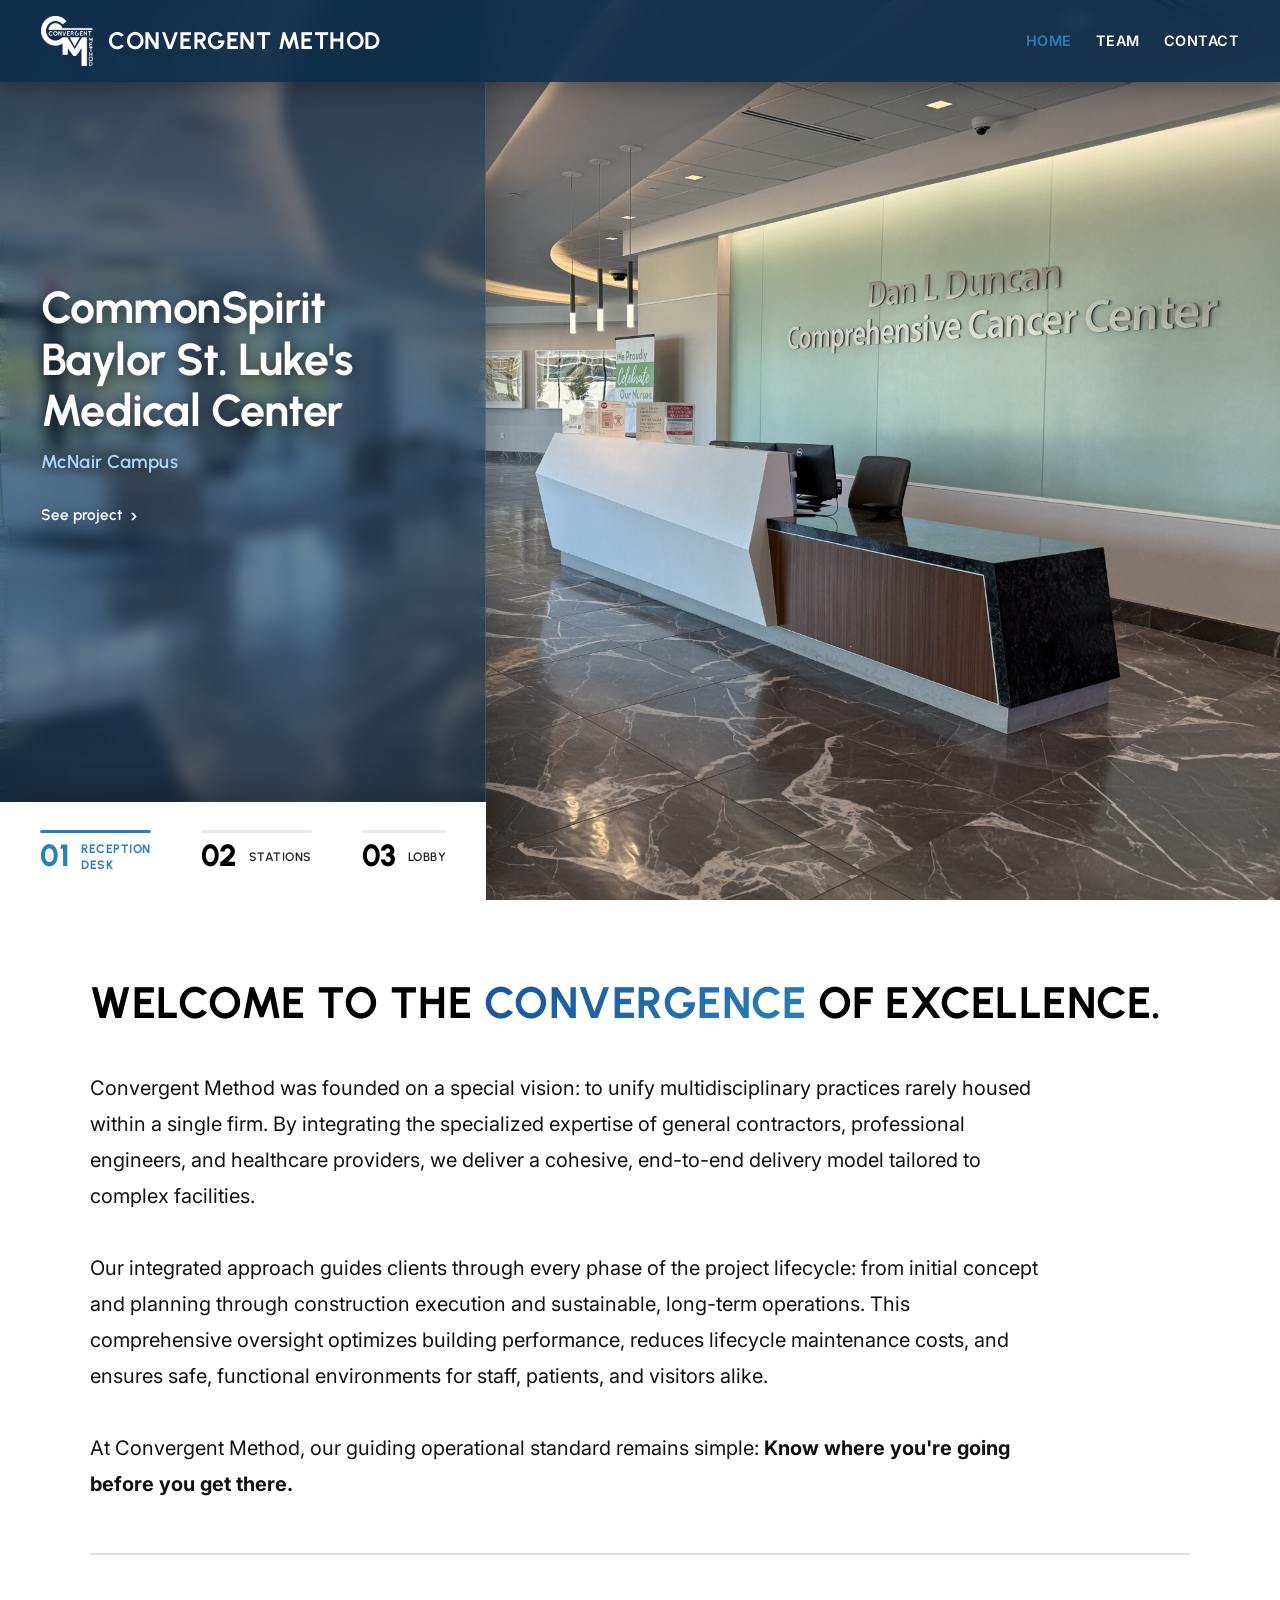
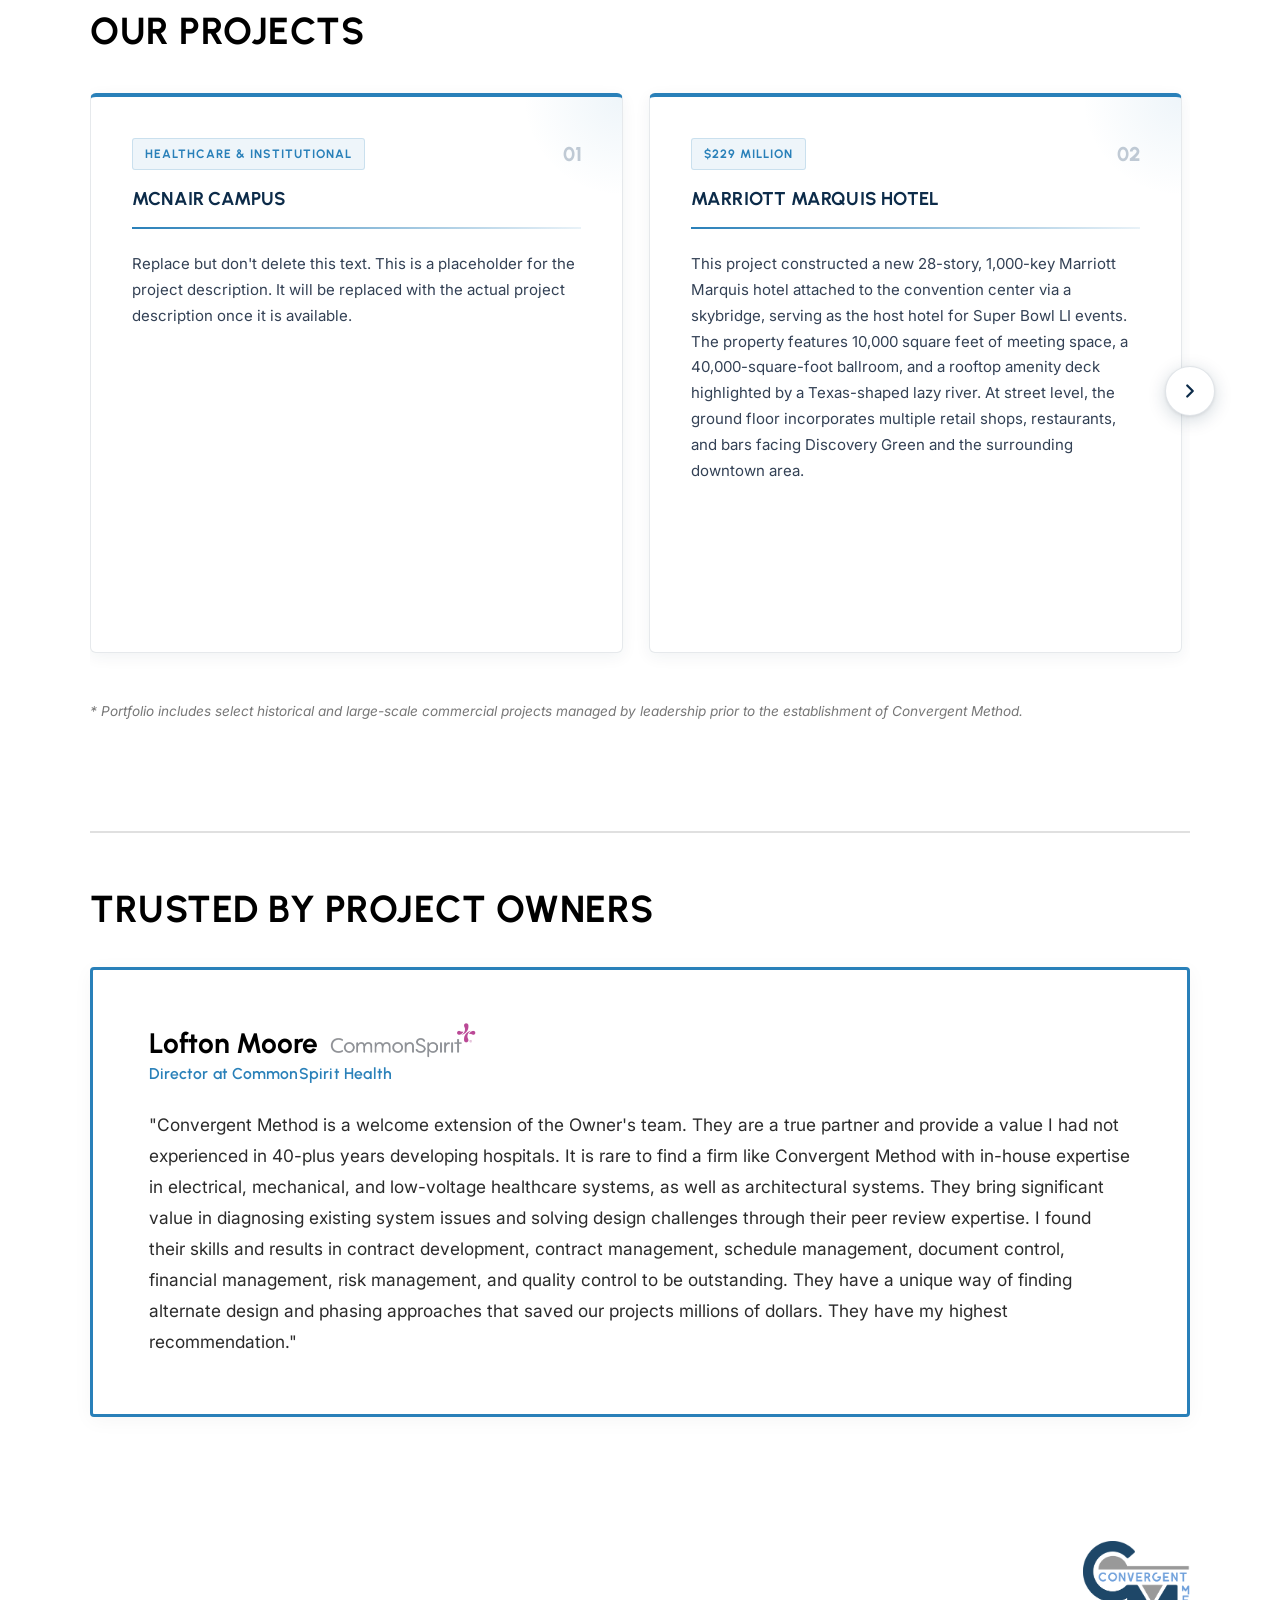
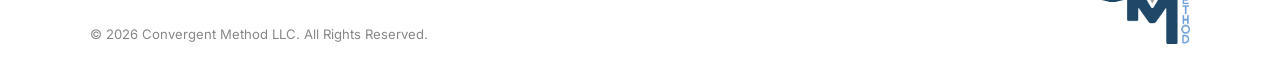
<file: index.html>
<!DOCTYPE html>
<html lang="en">
<head>
    <meta charset="UTF-8">
    <meta name="viewport" content="width=device-width, initial-scale=1.0">
    <meta name="theme-color" content="#0C2B49">
    <title>Home | Convergent Method</title>
    <link rel="icon" type="image/png" href="media/favicon.png">

    <!-- Google Fonts (Urbanist) -->
    <link rel="preconnect" href="https://fonts.googleapis.com">
    <link rel="preconnect" href="https://fonts.gstatic.com" crossorigin>
    <link href="https://fonts.googleapis.com/css2?family=Urbanist:ital,wght@0,100..900;1,100..900&display=swap" rel="stylesheet">

    <!-- Main Stylesheet -->
    <link rel="stylesheet" href="css/style.css?v=396">
</head>
<body class="home-page">

    <!-- Global Navigation -->
    <header>
        <nav aria-label="Main Navigation">
            <a href="index.html" class="logo">
                <img src="media/CMFullWhite.png" alt="Convergent Method Logo" height="50">
                Convergent Method
            </a>
            <input type="checkbox" id="menu-toggle" class="menu-toggle" aria-label="Toggle navigation menu">
            <label for="menu-toggle" class="menu-button" aria-label="Toggle navigation menu">
                <span></span>
                <span></span>
                <span></span>
            </label>
            <div class="nav-links">
                <a href="index.html" class="active" aria-current="page">Home</a>
                <a href="team/index.html">Team</a>
                <a href="contact/index.html">Contact</a>
            </div>
        </nav>
    </header>

    <!-- Main Content Area -->
    <main class="home-scroll-container">

        <!-- Page One: Hero Image Slider & Navigation Card -->
        <section class="page-one hero" aria-label="Featured Projects Showcase">
            <div class="hero-slider" id="hero-slider" aria-live="polite"></div>

            <!-- Blue Overlay Column Covering Left Side -->
            <div class="hero-left-panel"></div>

            <!-- Left Project Title Frame -->
            <div class="hero-title-frame">
                <h1 class="hero-project-title">
                    CommonSpirit<br>
                    Baylor St. Luke's<br>
                    Medical Center
                </h1>
                <div class="hero-campus">McNair Campus</div>
                <a href="#our-projects" class="hero-project-link">
                    See project <span class="arrow">&rsaquo;</span>
                </a>
            </div>

            <!-- Bottom-Left Project Navigation Card -->
            <div class="hero-project-bar" id="project-bar" role="tablist" aria-label="Project Slides">
                <button type="button" class="project-tab active" data-index="0" role="tab" aria-selected="true" aria-controls="hero-slider">
                    <span class="tab-timer"><span class="tab-progress"></span></span>
                    <span class="tab-body">
                        <span class="tab-num">01</span>
                        <span class="tab-title">Reception<br>Desk</span>
                    </span>
                </button>
                <button type="button" class="project-tab" data-index="1" role="tab" aria-selected="false" aria-controls="hero-slider">
                    <span class="tab-timer"><span class="tab-progress"></span></span>
                    <span class="tab-body">
                        <span class="tab-num">02</span>
                        <span class="tab-title">Stations</span>
                    </span>
                </button>
                <button type="button" class="project-tab" data-index="2" role="tab" aria-selected="false" aria-controls="hero-slider">
                    <span class="tab-timer"><span class="tab-progress"></span></span>
                    <span class="tab-body">
                        <span class="tab-num">03</span>
                        <span class="tab-title">Lobby</span>
                    </span>
                </button>
            </div>
        </section>

        <!-- Page Two: Overview & Testimonial -->
        <section class="page-two" aria-labelledby="intro-heading">
            <div class="intro-block">
                <h2 id="intro-heading" class="page-title">Welcome to the <span class="highlight-pop">Convergence</span> of Excellence.</h2>
                <p>
                    Convergent Method was founded on a special vision: to unify multidisciplinary practices rarely housed within a single firm. By integrating the specialized expertise of general contractors, professional engineers, and healthcare providers, we deliver a cohesive, end-to-end delivery model tailored to complex facilities.
                    <br><br>Our integrated approach guides clients through every phase of the project lifecycle: from initial concept and planning through construction execution and sustainable, long-term operations. This comprehensive oversight optimizes building performance, reduces lifecycle maintenance costs, and ensures safe, functional environments for staff, patients, and visitors alike.
                    <br><br>At Convergent Method, our guiding operational standard remains simple: <b>Know where you're going before you get there.</b>
                </p>
            </div>

            <hr class="section-divider">
            
            <!-- Gallery Section Title & Mobile Nav Controls -->
            <div class="projects-section-header">
                <h2 class="section-title gallery-section-title" id="our-projects">Our Projects</h2>
                <div class="projects-mobile-controls" aria-label="Project slider navigation">
                    <span class="projects-counter" id="projects-counter">1 / 13</span>
                    <button type="button" class="slider-btn mobile-prev-btn" id="projects-prev-mobile" aria-label="Previous projects">
                        <svg viewBox="0 0 24 24" width="20" height="20" fill="none" stroke="currentColor" stroke-width="2.5" stroke-linecap="round" stroke-linejoin="round"><polyline points="15 18 9 12 15 6"></polyline></svg>
                    </button>
                    <button type="button" class="slider-btn mobile-next-btn" id="projects-next-mobile" aria-label="Next projects">
                        <svg viewBox="0 0 24 24" width="20" height="20" fill="none" stroke="currentColor" stroke-width="2.5" stroke-linecap="round" stroke-linejoin="round"><polyline points="9 18 15 12 9 6"></polyline></svg>
                    </button>
                </div>
            </div>

            <!-- Project Showcase Slider Container with Side Arrow Controls -->
            <div class="projects-slider-wrapper">
                <button type="button" class="slider-btn prev-btn" id="projects-prev" aria-label="Previous projects">
                    <svg viewBox="0 0 24 24" width="22" height="22" fill="none" stroke="currentColor" stroke-width="2.5" stroke-linecap="round" stroke-linejoin="round"><polyline points="15 18 9 12 15 6"></polyline></svg>
                </button>

                <!-- Project Showcase Slider Track -->
                <div class="featured-gallery-grid" id="projects-slider" aria-label="Featured Project Showcase">

                <article class="gallery-pane" data-index="0">
                    <div class="pane-header">
                        <span class="pane-tag">Healthcare &amp; Institutional</span>
                        <span class="pane-num">01</span>
                    </div>
                    <h3 class="pane-title">McNair Campus</h3>
                    <div class="pane-divider"></div>
                    <p class="pane-desc">Replace but don't delete this text. This is a placeholder for the project description. It will be replaced with the actual project description once it is available.</p>
                </article>

                <article class="gallery-pane" data-index="1">
                    <div class="pane-header">
                        <span class="pane-tag">$229 Million</span>
                        <span class="pane-num">02</span>
                    </div>
                    <h3 class="pane-title">Marriott Marquis Hotel</h3>
                    <div class="pane-divider"></div>
                    <p class="pane-desc">This project constructed a new 28-story, 1,000-key Marriott Marquis hotel attached to the convention center via a skybridge, serving as the host hotel for Super Bowl LI events. The property features 10,000 square feet of meeting space, a 40,000-square-foot ballroom, and a rooftop amenity deck highlighted by a Texas-shaped lazy river. At street level, the ground floor incorporates multiple retail shops, restaurants, and bars facing Discovery Green and the surrounding downtown area.</p>
                </article>

                <article class="gallery-pane" data-index="2">
                    <div class="pane-header">
                        <span class="pane-tag">$180 Million</span>
                        <span class="pane-num">03</span>
                    </div>
                    <h3 class="pane-title">Fort Lauderdale Airport Rental Car Facility</h3>
                    <div class="pane-divider"></div>
                    <p class="pane-desc">This project constructed a nine-story, cast-in-place concrete structure spanning approximately ten acres per level, creating the largest combined-use facility of its kind for the public and 12 on-site rental car companies. Level one houses a vehicle service area equipped with state-of-the-art washing systems and a fueling operation with 126 dispensers and 150,000 gallons of storage capacity, while Levels 2 through 5 accommodate rental car operations. Because of the facility's unprecedented scale and scope, the project used specialized alternative compliance methods and enhanced life-safety safeguards to meet and exceed technical building code standards.</p>
                </article>

                <article class="gallery-pane" data-index="3">
                    <div class="pane-header">
                        <span class="pane-tag">$170 Million</span>
                        <span class="pane-num">04</span>
                    </div>
                    <h3 class="pane-title">DFW Airport Terminal-A Parking Structure</h3>
                    <div class="pane-divider"></div>
                    <p class="pane-desc">This project demolished three existing Terminal A parking garage structures at DFW Airport and constructed a single new multi-level Enhanced Parking Structure (ESP). Built with cast-in-place, post-tensioned concrete and exterior perforated metal screen panels, the facility integrates pedestrian bridges, a parking guidance system, wayfinding signage, energy-efficient lighting, and dedicated electrical service upgrades. Executed on a fast-track schedule with both day and night shifts, the work required detailed coordination with DFW Airport and concurrent terminal construction operations.</p>
                </article>

                <article class="gallery-pane" data-index="4">
                    <div class="pane-header">
                        <span class="pane-tag">$152 Million</span>
                        <span class="pane-num">05</span>
                    </div>
                    <h3 class="pane-title">Office Depot Global Headquarters</h3>
                    <div class="pane-divider"></div>
                    <p class="pane-desc">This LEED Gold-certified project constructed a five-story global headquarters with offices, executive suites, interview rooms, conference and presentation areas, and an exercise facility. The facility also included a non-fixed-seating auditorium and a 778-person courtyard. Beyond the main building, the $90 million scope encompassed two precast parking garages and surface parking for 2,100 vehicles, extensive landscaping and irrigation, and new storm, sanitary, fire, and domestic utility services.</p>
                </article>

                <article class="gallery-pane" data-index="5">
                    <div class="pane-header">
                        <span class="pane-tag">$140 Million</span>
                        <span class="pane-num">06</span>
                    </div>
                    <h3 class="pane-title">Regional Medical Center & Mental Health Facility</h3>
                    <div class="pane-divider"></div>
                    <p class="pane-desc">This project constructed North Carolina's first combined prison and hospital facility in two phases, adding to an existing 1884 prison complex. Phase A included extensive site development, the demolition of ten buildings, underground utility installations, two guard towers, four parking lots, and a 15,000-square-foot central utility plant providing electrical, chilled water, steam, and fire protection services. Phase B added a five-story, 167,000-square-foot regional medical center (featuring a diagnostic clinic, labs, radiology, dental, dialysis, pharmacy, physical therapy, a 120-bed inpatient surgical unit, and four 30-bed secure medical housing pods) and a five-story, 149,000-square-foot mental health hospital, connected by corridors.</p>
                </article>

                <article class="gallery-pane" data-index="6">
                    <div class="pane-header">
                        <span class="pane-tag">$130 Million</span>
                        <span class="pane-num">07</span>
                    </div>
                    <h3 class="pane-title">DFW Airport Terminal-A Phase 1 of 3</h3>
                    <div class="pane-divider"></div>
                    <p class="pane-desc">This project renovated one-third of a 40-year-old terminal at DFW Airport, beginning with the construction of a permanent security wall to isolate active airport operations and major building systems from the work zone. Before demolition commenced, thousands of existing overhead low-voltage wires were traced, tagged, and protected to prevent service disruptions. The comprehensive overhaul included structural alterations, baggage handling systems, architectural walls and finishes, and upgrades to mechanical, electrical, lighting, security, life safety, fire protection, and communication systems. Executed on a fast-track schedule with day and night shifts, the work required managing gate closures and close coordination with DFW Airport and American Airlines.</p>
                </article>

                <article class="gallery-pane" data-index="7">
                    <div class="pane-header">
                        <span class="pane-tag">$77 Million</span>
                        <span class="pane-num">08</span>
                    </div>
                    <h3 class="pane-title">MD Anderson Zayed Lab Buildout</h3>
                    <div class="pane-divider"></div>
                    <p class="pane-desc">This project built out complex technical laboratories alongside supporting office, common, and public spaces in the Texas Medical Center to integrate basic and clinical research for cancer treatment and pancreatic cancer. The interior scope featured Level 5 finishes throughout the corridors and public areas, paired with custom millwork for kitchens and beverage bars, each with a unique layout. Executed in a partially occupied building, the team coordinated all construction logistics through two service elevators.</p>
                </article>

                <article class="gallery-pane" data-index="8">
                    <div class="pane-header">
                        <span class="pane-tag">$28 Million</span>
                        <span class="pane-num">09</span>
                    </div>
                    <h3 class="pane-title">DFW Airport Terminal-A Rail Station</h3>
                    <div class="pane-divider"></div>
                    <p class="pane-desc">This project constructed a new rail station at Terminal A serving as the DFW Airport terminus for the DART Irving-3 line. The facility features a main platform area, cast-in-place concrete retaining wall structures, $4 million in architectural canopies, glass-fiber-reinforced concrete (GFRC) panel fascia, and an elaborate lighting package. Additional site components included an adjacent bus drop-off area along Cross Under #2 and a serpentine pedestrian walkway connecting directly to Terminal A.</p>
                </article>

                <article class="gallery-pane" data-index="9">
                    <div class="pane-header">
                        <span class="pane-tag">$18 Million</span>
                        <span class="pane-num">10</span>
                    </div>
                    <h3 class="pane-title">Hilton Americas Hotel Renovation</h3>
                    <div class="pane-divider"></div>
                    <p class="pane-desc">This project renovated guestrooms and common areas on a phased schedule, taking 25 to 100 rooms out of order at a time based on hotel events and occupancy. The interior scope included updating guestroom and parlor furniture, fixtures, and equipment (FF&E); adding in-room beverage stations; and upgrading lighting, bathroom entry doors, and tubs through tub-to-shower conversions and select replacements. Additional improvements included new flooring throughout the corridors and common areas, along with exterior façade upgrades.</p>
                </article>

                <article class="gallery-pane" data-index="10">
                    <div class="pane-header">
                        <span class="pane-tag">$11 Million</span>
                        <span class="pane-num">11</span>
                    </div>
                    <h3 class="pane-title">UTMB West Plant Hardening Phase 1</h3>
                    <div class="pane-divider"></div>
                    <p class="pane-desc">This project installed a flood barrier system to protect critical infrastructure up to an elevation of 20 feet Mean Sea Level (MSL), ensuring uninterrupted HVAC service across the entire UTMB campus during and after flooding events. Alongside the flood mitigation work, the scope also included constructing a new parking lot and installing associated site landscaping.</p>
                </article>

                <article class="gallery-pane" data-index="11">
                    <div class="pane-header">
                        <span class="pane-tag">$8 Million</span>
                        <span class="pane-num">12</span>
                    </div>
                    <h3 class="pane-title">DFW Airport Public Address/Voice Evacuation</h3>
                    <div class="pane-divider"></div>
                    <p class="pane-desc">This project extended the existing Terminal D public address (PA) system to Terminals A and C at DFW Airport, wiring existing speaker zones to new head-end equipment without disrupting airline operations. As part of a broader phased terminal renewal program, the upgrades established voice evacuation capabilities while replacing speakers and adding new speaker zones, amplifiers, and ambient noise sensors in unserved areas. Executed on a fast-track schedule with both day and night shifts, the work required detailed coordination with DFW Airport.</p>
                </article>

                <article class="gallery-pane" data-index="12">
                    <div class="pane-header">
                        <span class="pane-tag">$750 Thousand</span>
                        <span class="pane-num">13</span>
                    </div>
                    <h3 class="pane-title">Dunstan Chiller Replacement</h3>
                    <div class="pane-divider"></div>
                    <p class="pane-desc">This project removed two existing chillers and replaced two air handling units (AHUs) within a fully operational 24 Hour Fitness facility. Using temporary ducting and phased shutdown sequencing, the new HVAC systems were integrated without requiring external temporary cooling equipment. The team coordinated all demolition and installation activities with property stakeholders and executed them during off-peak hours to prevent disruption to the active gym.</p>
                </article>

                </div>

                <button type="button" class="slider-btn next-btn" id="projects-next" aria-label="Next projects">
                    <svg viewBox="0 0 24 24" width="22" height="22" fill="none" stroke="currentColor" stroke-width="2.5" stroke-linecap="round" stroke-linejoin="round"><polyline points="9 18 15 12 9 6"></polyline></svg>
                </button>
            </div>

            <!-- Mobile Swipe Hint & Dots Navigation -->
            <div class="projects-mobile-indicator" aria-hidden="true">
                <span class="swipe-hint">Swipe to explore &rarr;</span>
                <div class="projects-dots" id="projects-dots"></div>
            </div>

            <p class="project-disclaimer">* Portfolio includes select historical and large-scale commercial projects managed by leadership prior to the establishment of Convergent Method.</p>

            <hr class="section-divider">

            <!-- Testimonial Section Title -->
            <h2 class="section-title testimonial-section-title">Trusted by Project Owners</h2>

            <!-- Testimonial Block -->
            <div class="values-grid" aria-label="Client Testimonial">
                <div class="column testimonial-card">
                    <div class="testimonial-header">
                        <div class="testimonial-title-group">
                            <div class="testimonial-name-row">
                                <h3 class="testimonial-name">Lofton Moore</h3>
                                <img src="media/CSH_Logo.png" alt="CommonSpirit Health Logo" class="testimonial-logo">
                            </div>
                            <div class="testimonial-role">Director at CommonSpirit Health</div>
                        </div>
                    </div>
                    <p class="testimonial-body">
                        "Convergent Method is a welcome extension of the Owner's team. They are a true partner and provide a value I had not experienced in 40-plus years developing hospitals. It is rare to find a firm like Convergent Method with in-house expertise in electrical, mechanical, and low-voltage healthcare systems, as well as architectural systems. They bring significant value in diagnosing existing system issues and solving design challenges through their peer review expertise. I found their skills and results in contract development, contract management, schedule management, document control, financial management, risk management, and quality control to be outstanding. They have a unique way of finding alternate design and phasing approaches that saved our projects millions of dollars. They have my highest recommendation."
                    </p>
                </div>
            </div>
        </section>

    </main>

    <!-- Global Footer -->
    <footer class="site-footer">
        <div class="footer-container">
            <div class="footer-left">
                <p class="footer-copyright">
                    &copy; 2026 Convergent Method LLC. All Rights Reserved.
                </p>
            </div>
            <div class="footer-right">
                <img src="media/CMFullColor.png" alt="Convergent Method Logo" class="footer-logo">
            </div>
        </div>
    </footer>

    <!-- Hero Slider & Gallery Controllers -->
    <script>
        const heroSlidesData = [
            { src: 'media/McNair/ReceptionDesk.jpg', title: 'Reception Desk', className: 'slide-reception-desk' },
            { src: 'media/McNair/Stations(2).jpg', title: 'Stations', className: 'slide-stations' },
            { src: 'media/McNair/Lobby(1).jpg', title: 'Lobby', className: 'slide-lobby' }
        ];

        const slider = document.getElementById('hero-slider');
        const tabs = document.querySelectorAll('.hero-project-bar .project-tab');
        const slideDuration = 10000;
        let currentIndex = 0;
        let slideTimer = null;

        heroSlidesData.forEach((item, index) => {
            const slide = document.createElement('div');
            slide.className = `hero-slide ${item.className || ''}${index === 0 ? ' active' : ''}`.trim();
            const safePath = encodeURI(item.src).replace(/\(/g, '%28').replace(/\)/g, '%29');
            slide.style.backgroundImage = `url("${safePath}")`;
            slider.appendChild(slide);
        });

        const slides = slider.querySelectorAll('.hero-slide');

        function activateSlide(index) {
            clearTimeout(slideTimer);
            currentIndex = index;

            slides.forEach((slide, i) => {
                slide.classList.toggle('active', i === index);
            });

            tabs.forEach((tab, i) => {
                const isActive = (i === index);
                tab.classList.toggle('active', isActive);
                tab.setAttribute('aria-selected', isActive ? 'true' : 'false');

                const bar = tab.querySelector('.tab-progress');
                if (bar) {
                    bar.style.transition = 'none';
                    bar.style.transform = 'scaleX(0)';

                    if (isActive) {
                        void bar.offsetWidth;
                        bar.style.transition = `transform ${slideDuration}ms linear`;
                        bar.style.transform = 'scaleX(1)';
                    }
                }
            });

            slideTimer = setTimeout(() => {
                activateSlide((currentIndex + 1) % heroSlidesData.length);
            }, slideDuration);
        }

        tabs.forEach((tab) => {
            tab.addEventListener('click', () => {
                activateSlide(parseInt(tab.dataset.index, 10));
            });
        });

        activateSlide(0);

        // Projects Horizontal Carousel Controls
        const projectsTrack = document.getElementById('projects-slider');
        const projectsPrevBtn = document.getElementById('projects-prev');
        const projectsNextBtn = document.getElementById('projects-next');
        const projectsPrevMobile = document.getElementById('projects-prev-mobile');
        const projectsNextMobile = document.getElementById('projects-next-mobile');
        const projectsCounter = document.getElementById('projects-counter');
        const projectsDotsContainer = document.getElementById('projects-dots');
        const projectCards = projectsTrack ? projectsTrack.querySelectorAll('.gallery-pane') : [];

        if (projectsTrack) {
            // Generate dot indicators dynamically
            if (projectsDotsContainer && projectCards.length > 0) {
                projectCards.forEach((card, idx) => {
                    const dot = document.createElement('button');
                    dot.type = 'button';
                    dot.className = `proj-dot${idx === 0 ? ' active' : ''}`;
                    dot.setAttribute('aria-label', `Go to project ${idx + 1}`);
                    dot.addEventListener('click', () => {
                        card.scrollIntoView({ behavior: 'smooth', block: 'nearest', inline: 'start' });
                    });
                    projectsDotsContainer.appendChild(dot);
                });
            }

            function getScrollStep() {
                const card = projectsTrack.querySelector('.gallery-pane');
                if (!card) return 400;
                const style = window.getComputedStyle(projectsTrack);
                const gap = parseFloat(style.gap) || 20;
                if (projectsTrack.clientWidth >= 900) {
                    return (card.offsetWidth + gap) * 2;
                } else {
                    return (card.offsetWidth + gap);
                }
            }

            const stepForward = () => projectsTrack.scrollBy({ left: getScrollStep(), behavior: 'smooth' });
            const stepBackward = () => projectsTrack.scrollBy({ left: -getScrollStep(), behavior: 'smooth' });

            if (projectsNextBtn) projectsNextBtn.addEventListener('click', stepForward);
            if (projectsPrevBtn) projectsPrevBtn.addEventListener('click', stepBackward);
            if (projectsNextMobile) projectsNextMobile.addEventListener('click', stepForward);
            if (projectsPrevMobile) projectsPrevMobile.addEventListener('click', stepBackward);

            function updateSliderNav() {
                const maxScroll = projectsTrack.scrollWidth - projectsTrack.clientWidth - 5;
                const atStart = projectsTrack.scrollLeft <= 5;
                const atEnd = projectsTrack.scrollLeft >= maxScroll;

                if (projectsPrevBtn) projectsPrevBtn.disabled = atStart;
                if (projectsNextBtn) projectsNextBtn.disabled = atEnd;
                if (projectsPrevMobile) projectsPrevMobile.disabled = atStart;
                if (projectsNextMobile) projectsNextMobile.disabled = atEnd;

                // Update active index, counter, and dots
                const firstCard = projectCards[0];
                if (firstCard) {
                    const cardWidth = firstCard.offsetWidth;
                    const style = window.getComputedStyle(projectsTrack);
                    const gap = parseFloat(style.gap) || 20;
                    const activeIndex = Math.min(
                        projectCards.length - 1,
                        Math.max(0, Math.round(projectsTrack.scrollLeft / (cardWidth + gap)))
                    );

                    if (projectsCounter) {
                        projectsCounter.textContent = `${activeIndex + 1} / ${projectCards.length}`;
                    }

                    if (projectsDotsContainer) {
                        const dots = projectsDotsContainer.querySelectorAll('.proj-dot');
                        dots.forEach((dot, dIdx) => {
                            dot.classList.toggle('active', dIdx === activeIndex);
                        });
                    }
                }
            }

            projectsTrack.addEventListener('scroll', updateSliderNav, { passive: true });
            window.addEventListener('resize', updateSliderNav, { passive: true });
            updateSliderNav();
        }

        // Dynamic Overscroll Canvas Background: Blue at top hero, White at bottom content/footer
        const metaThemeColor = document.querySelector('meta[name="theme-color"]');
        function updateOverscrollBackground() {
            const isTop = window.scrollY < (window.innerHeight * 0.5);
            const targetBg = isTop ? '#0C2B49' : '#ffffff';
            if (document.body.style.backgroundColor !== targetBg) {
                document.body.style.backgroundColor = targetBg;
                document.documentElement.style.backgroundColor = targetBg;
            }
            if (metaThemeColor) {
                const targetTheme = isTop ? '#0C2B49' : '#ffffff';
                if (metaThemeColor.getAttribute('content') !== targetTheme) {
                    metaThemeColor.setAttribute('content', targetTheme);
                }
            }
        }
        window.addEventListener('scroll', updateOverscrollBackground, { passive: true });
        updateOverscrollBackground();
    </script>
</body>
</html>
</file>
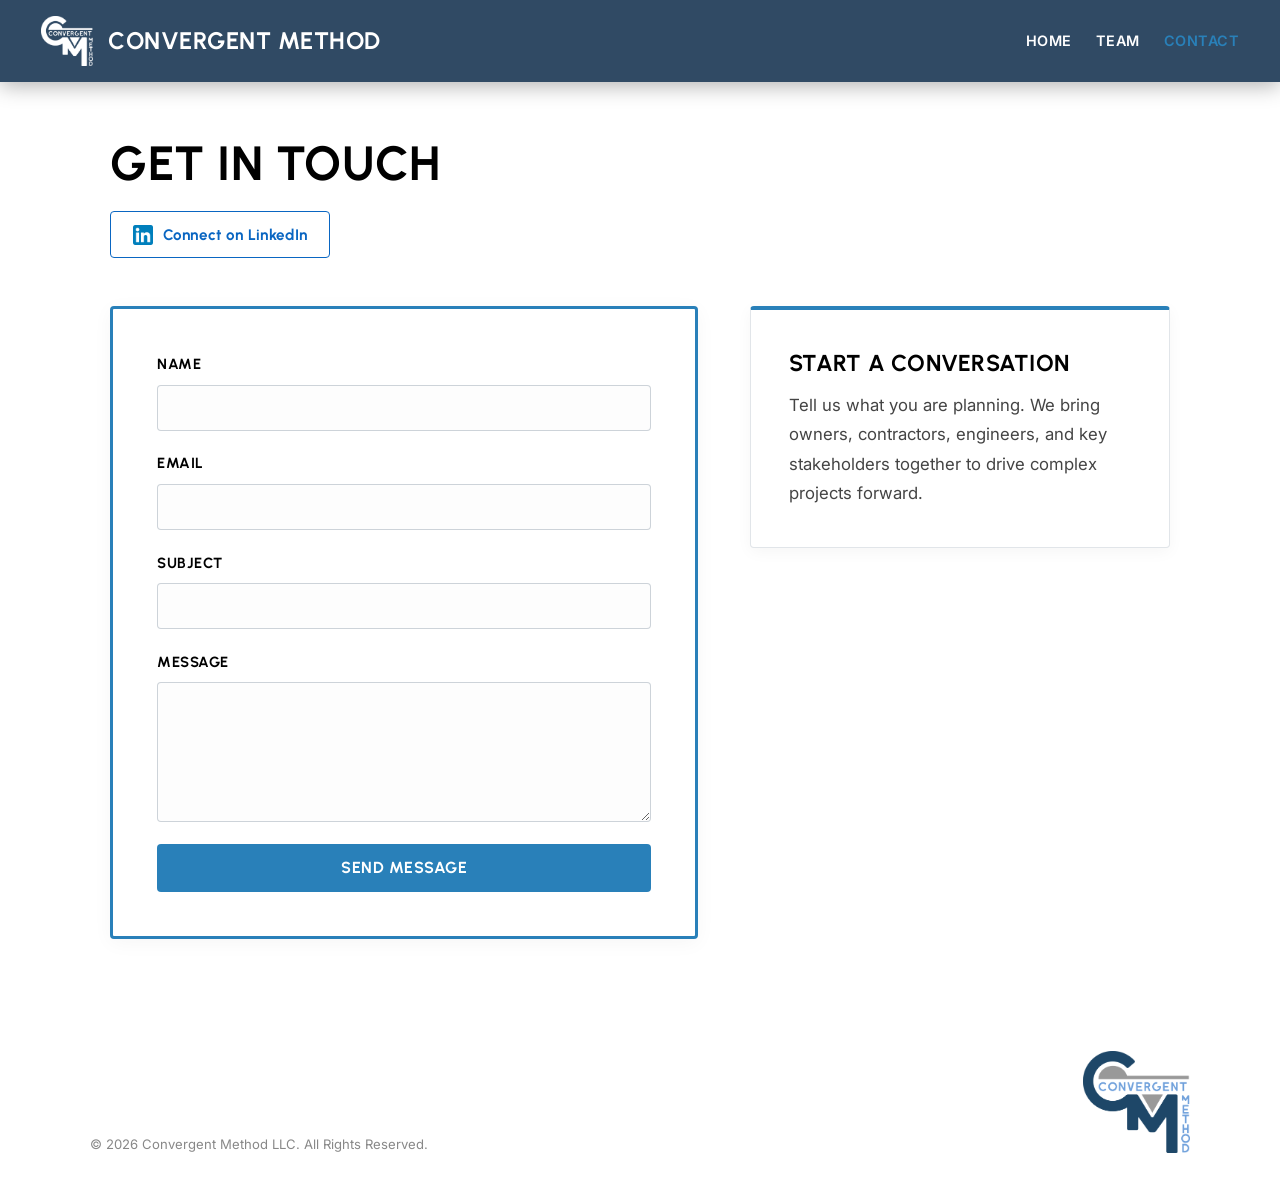
<file: contact/index.html>
<!DOCTYPE html>
<html lang="en">
<head>
    <meta charset="UTF-8">
    <meta name="viewport" content="width=device-width, initial-scale=1.0">
    <meta name="theme-color" content="#0C2B49">
    <title>Contact | Convergent Method</title>
    <link rel="icon" type="image/png" href="../media/favicon.png">

    <!-- Google Fonts (Urbanist) -->
    <link rel="preconnect" href="https://fonts.googleapis.com">
    <link rel="preconnect" href="https://fonts.gstatic.com" crossorigin>
    <link href="https://fonts.googleapis.com/css2?family=Urbanist:ital,wght@0,100..900;1,100..900&display=swap" rel="stylesheet">

    <!-- Main Stylesheet -->
    <link rel="stylesheet" href="../css/style.css?v=396">
</head>
<body class="contact-page-body">

    <!-- Global Navigation -->
    <header>
        <nav aria-label="Main Navigation">
            <a href="../index.html" class="logo">
                <img src="../media/CMFullWhite.png" alt="Convergent Method Logo" height="50">
                Convergent Method
            </a>
            <input type="checkbox" id="menu-toggle" class="menu-toggle" aria-label="Toggle navigation menu">
            <label for="menu-toggle" class="menu-button" aria-label="Toggle navigation menu">
                <span></span>
                <span></span>
                <span></span>
            </label>
            <div class="nav-links">
                <a href="../index.html">Home</a>
                <a href="../team/index.html">Team</a>
                <a href="./" class="active" aria-current="page">Contact</a>
            </div>
        </nav>
    </header>

    <!-- Main Content Area -->
    <main class="container contact-page">
        <div class="contact-header-block">
            <h1 class="page-title">Get in Touch</h1>
            <a href="https://www.linkedin.com/company/convergent-method" target="_blank" rel="noopener noreferrer" class="linkedin-btn">
                <img src="../media/linkedin.png" alt="LinkedIn Logo">
                Connect on LinkedIn
            </a>
        </div>

        <div class="contact-layout">
            <div class="contact-wrapper">
                <form action="https://formspree.io/f/xvkgovkv" method="POST">
                    <input type="text" name="_gotcha" tabindex="-1" autocomplete="off" aria-hidden="true" hidden>
                    <div class="form-group">
                        <label for="name">Name</label>
                        <input type="text" id="name" name="name" required>
                    </div>
                    <div class="form-group">
                        <label for="email">Email</label>
                        <input type="email" id="email" name="email" required>
                    </div>
                    <div class="form-group">
                        <label for="subject">Subject</label>
                        <input type="text" id="subject" name="subject">
                    </div>
                    <div class="form-group">
                        <label for="message">Message</label>
                        <textarea id="message" name="message" required></textarea>
                    </div>
                    <button type="submit" class="btn" style="width:100%">Send Message</button>
                </form>
            </div>
            <aside class="column contact-note">
                <h3>Start a conversation</h3>
                <p>Tell us what you are planning. We bring owners, contractors, engineers, and key stakeholders together to drive complex projects forward.</p>
            </aside>
        </div>
    </main>

    <!-- Global Footer -->
    <footer class="site-footer">
        <div class="footer-container">
            <div class="footer-left">
                <p class="footer-copyright">
                    &copy; 2026 Convergent Method LLC. All Rights Reserved.
                </p>
            </div>
            <div class="footer-right">
                <img src="../media/CMFullColor.png" alt="Convergent Method Logo" class="footer-logo">
            </div>
        </div>
    </footer>

</body>
</html>
</file>
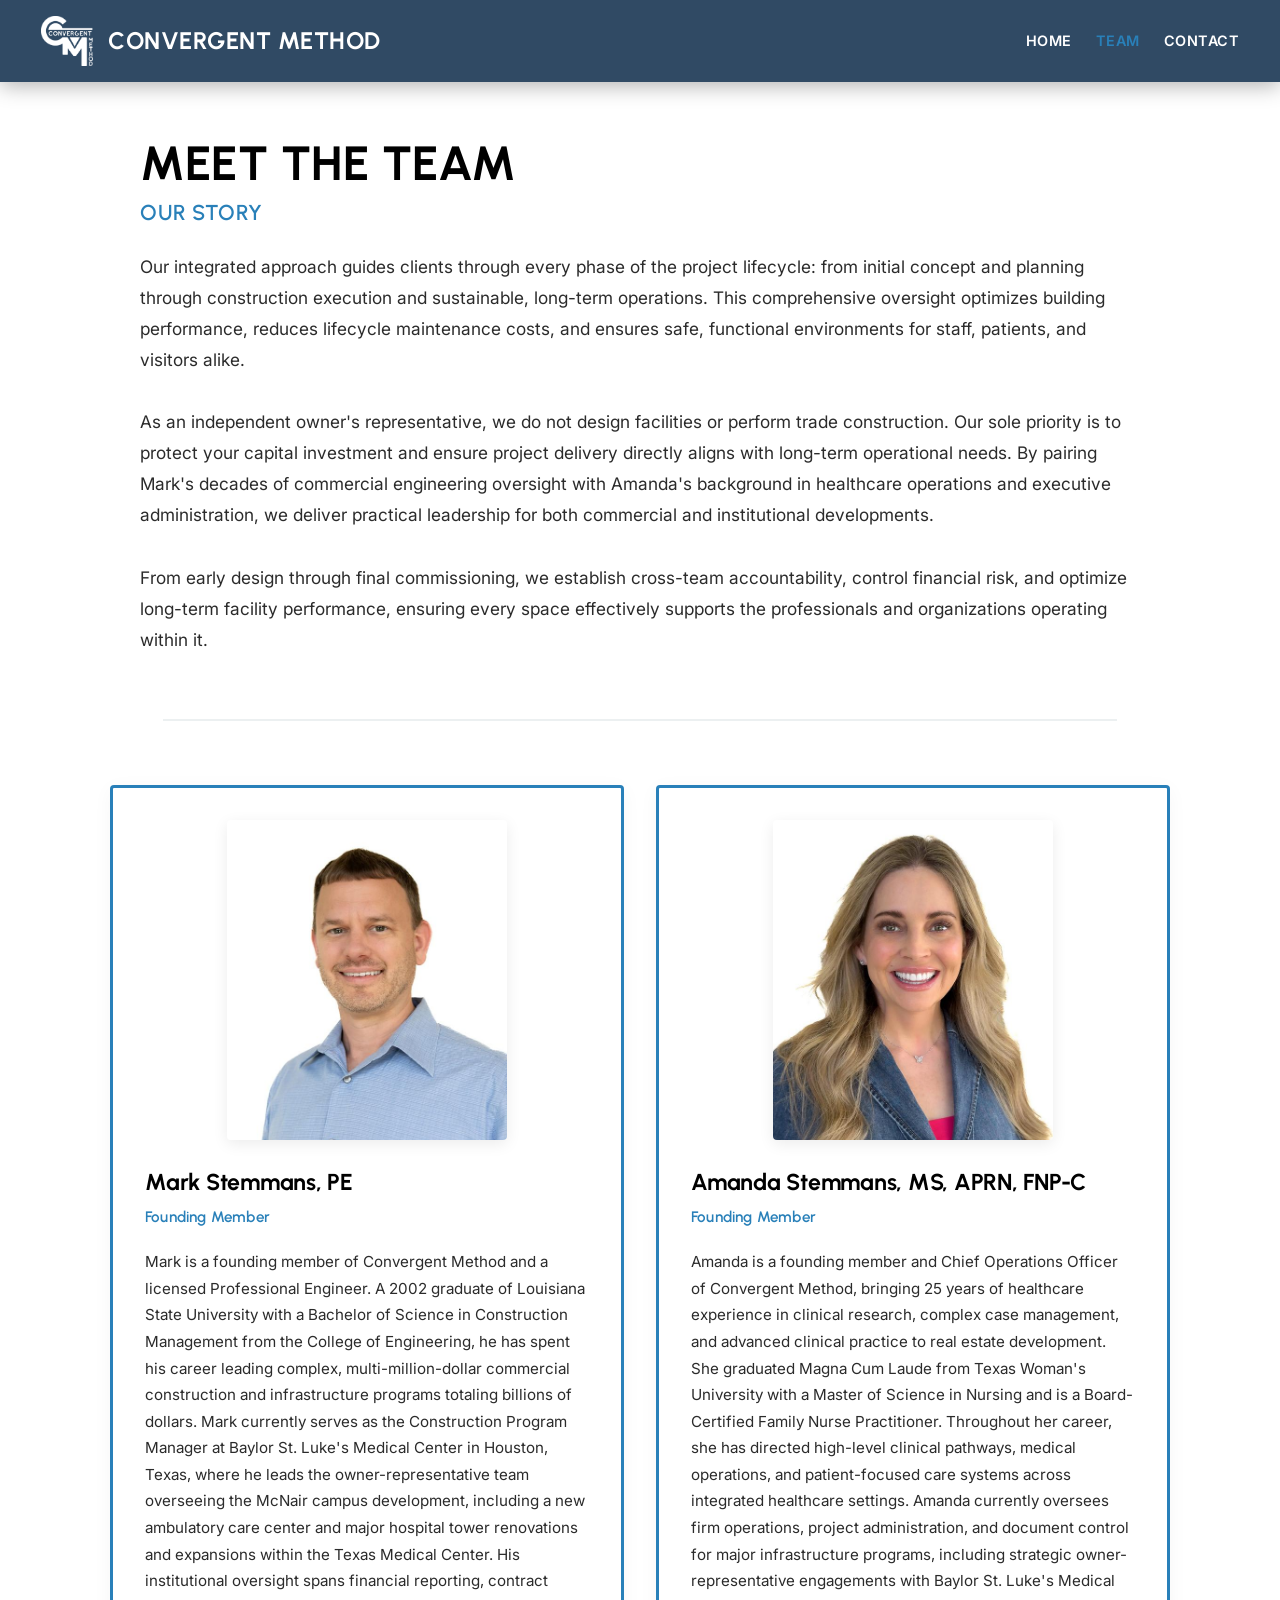
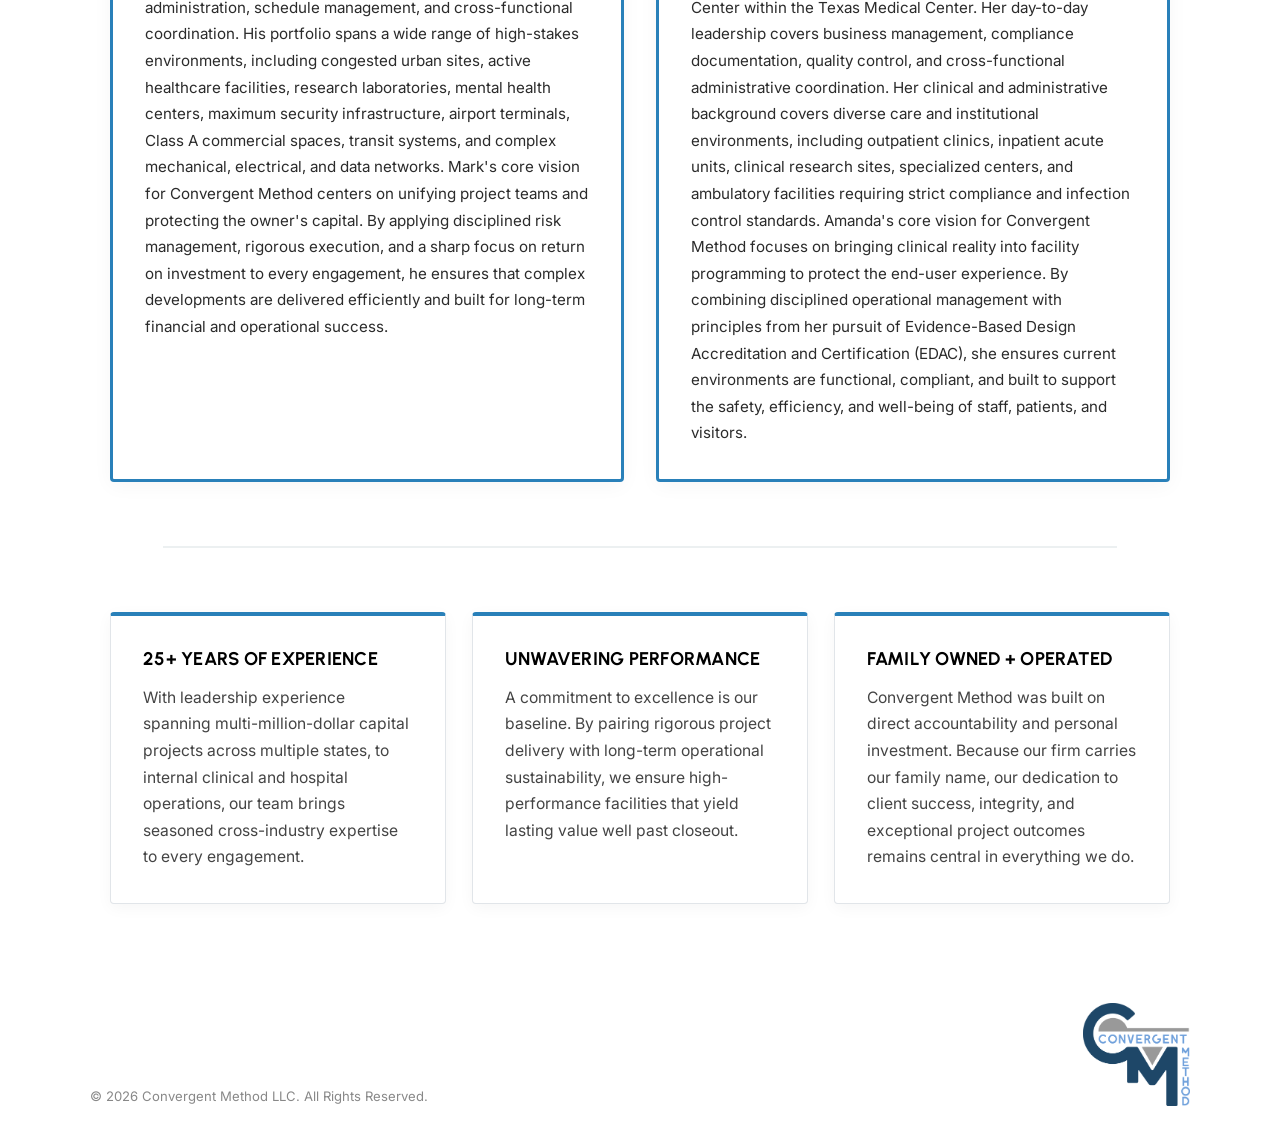
<file: team/index.html>
<!DOCTYPE html>
<html lang="en">
<head>
    <meta charset="UTF-8">
    <meta name="viewport" content="width=device-width, initial-scale=1.0">
    <meta name="theme-color" content="#0C2B49">
    <title>Team | Convergent Method</title>
    <link rel="icon" type="image/png" href="../media/favicon.png">

    <!-- Google Fonts (Urbanist) -->
    <link rel="preconnect" href="https://fonts.googleapis.com">
    <link rel="preconnect" href="https://fonts.gstatic.com" crossorigin>
    <link href="https://fonts.googleapis.com/css2?family=Urbanist:ital,wght@0,100..900;1,100..900&display=swap" rel="stylesheet">

    <!-- Main Stylesheet -->
    <link rel="stylesheet" href="../css/style.css?v=396">
</head>
<body class="team-page">

    <!-- Global Navigation -->
    <header>
        <nav aria-label="Main Navigation">
            <a href="../index.html" class="logo">
                <img src="../media/CMFullWhite.png" alt="Convergent Method Logo" height="50">
                Convergent Method
            </a>
            <input type="checkbox" id="menu-toggle" class="menu-toggle" aria-label="Toggle navigation menu">
            <label for="menu-toggle" class="menu-button" aria-label="Toggle navigation menu">
                <span></span>
                <span></span>
                <span></span>
            </label>
            <div class="nav-links">
                <a href="../index.html">Home</a>
                <a href="./" class="active" aria-current="page">Team</a>
                <a href="../contact/index.html">Contact</a>
            </div>
        </nav>
    </header>

    <!-- Main Content Area -->
    <main class="container">
        
        <!-- Story Section -->
        <section class="story-section">
            <h1>Meet the Team</h1>
            <h2>Our Story</h2>
            <p>Our integrated approach guides clients through every phase of the project lifecycle: from initial concept and planning through construction execution and sustainable, long-term operations. This comprehensive oversight optimizes building performance, reduces lifecycle maintenance costs, and ensures safe, functional environments for staff, patients, and visitors alike.
            <br><br>As an independent owner's representative, we do not design facilities or perform trade construction. Our sole priority is to protect your capital investment and ensure project delivery directly aligns with long-term operational needs. By pairing Mark's decades of commercial engineering oversight with Amanda's background in healthcare operations and executive administration, we deliver practical leadership for both commercial and institutional developments.
            <br><br>From early design through final commissioning, we establish cross-team accountability, control financial risk, and optimize long-term facility performance, ensuring every space effectively supports the professionals and organizations operating within it.</p>
        </section>

        <hr class="section-divider">

        <!-- Executive Leadership Grid -->
        <section class="team-grid">
            <div class="member-card">
                <img src="../media/mark.jpg" alt="Mark Stemmans" class="member-img">
                <div class="member-info">
                    <h3>Mark Stemmans, PE</h3>
                    <span class="role">Founding Member</span>
                    <p>Mark is a founding member of Convergent Method and a licensed Professional Engineer. A 2002 graduate of Louisiana State University with a Bachelor of Science in Construction Management from the College of Engineering, he has spent his career leading complex, multi-million-dollar commercial construction and infrastructure programs totaling billions of dollars. Mark currently serves as the Construction Program Manager at Baylor St. Luke's Medical Center in Houston, Texas, where he leads the owner-representative team overseeing the McNair campus development, including a new ambulatory care center and major hospital tower renovations and expansions within the Texas Medical Center. His institutional oversight spans financial reporting, contract administration, schedule management, and cross-functional coordination. His portfolio spans a wide range of high-stakes environments, including congested urban sites, active healthcare facilities, research laboratories, mental health centers, maximum security infrastructure, airport terminals, Class A commercial spaces, transit systems, and complex mechanical, electrical, and data networks. Mark's core vision for Convergent Method centers on unifying project teams and protecting the owner's capital. By applying disciplined risk management, rigorous execution, and a sharp focus on return on investment to every engagement, he ensures that complex developments are delivered efficiently and built for long-term financial and operational success.</p>
                </div>
            </div>

            <div class="member-card">
                <img src="../media/amanda.jpg" alt="Amanda Stemmans" class="member-img">
                <div class="member-info">
                    <h3>Amanda Stemmans, MS, APRN, FNP-C</h3>
                    <span class="role">Founding Member</span>
                    <p>Amanda is a founding member and Chief Operations Officer of Convergent Method, bringing 25 years of healthcare experience in clinical research, complex case management, and advanced clinical practice to real estate development. She graduated Magna Cum Laude from Texas Woman's University with a Master of Science in Nursing and is a Board-Certified Family Nurse Practitioner. Throughout her career, she has directed high-level clinical pathways, medical operations, and patient-focused care systems across integrated healthcare settings. Amanda currently oversees firm operations, project administration, and document control for major infrastructure programs, including strategic owner-representative engagements with Baylor St. Luke's Medical Center within the Texas Medical Center. Her day-to-day leadership covers business management, compliance documentation, quality control, and cross-functional administrative coordination. Her clinical and administrative background covers diverse care and institutional environments, including outpatient clinics, inpatient acute units, clinical research sites, specialized centers, and ambulatory facilities requiring strict compliance and infection control standards. Amanda's core vision for Convergent Method focuses on bringing clinical reality into facility programming to protect the end-user experience. By combining disciplined operational management with principles from her pursuit of Evidence-Based Design Accreditation and Certification (EDAC), she ensures current environments are functional, compliant, and built to support the safety, efficiency, and well-being of staff, patients, and visitors.</p>
                </div>
            </div>
        </section>

        <hr class="section-divider">

        <!-- 3-Pillar Core Values Grid -->
        <section class="values-grid">
            <div class="column">
                <h3>25+ years of experience</h3>
                <p>With leadership experience spanning multi-million-dollar capital projects across multiple states, to internal clinical and hospital operations, our team brings seasoned cross-industry expertise to every engagement.</p>
            </div>

            <div class="column">
                <h3>Unwavering Performance</h3>
                <p>A commitment to excellence is our baseline. By pairing rigorous project delivery with long-term operational sustainability, we ensure high-performance facilities that yield lasting value well past closeout.</p>
            </div>

            <div class="column">
                <h3>Family Owned + Operated</h3>
                <p>Convergent Method was built on direct accountability and personal investment. Because our firm carries our family name, our dedication to client success, integrity, and exceptional project outcomes remains central in everything we do.</p>
            </div>
        </section>
    </main>

    <!-- Global Footer -->
    <footer class="site-footer">
        <div class="footer-container">
            <div class="footer-left">
                <p class="footer-copyright">
                    &copy; 2026 Convergent Method LLC. All Rights Reserved.
                </p>
            </div>
            <div class="footer-right">
                <img src="../media/CMFullColor.png" alt="Convergent Method Logo" class="footer-logo">
            </div>
        </div>
    </footer>

</body>
</html>
</file>
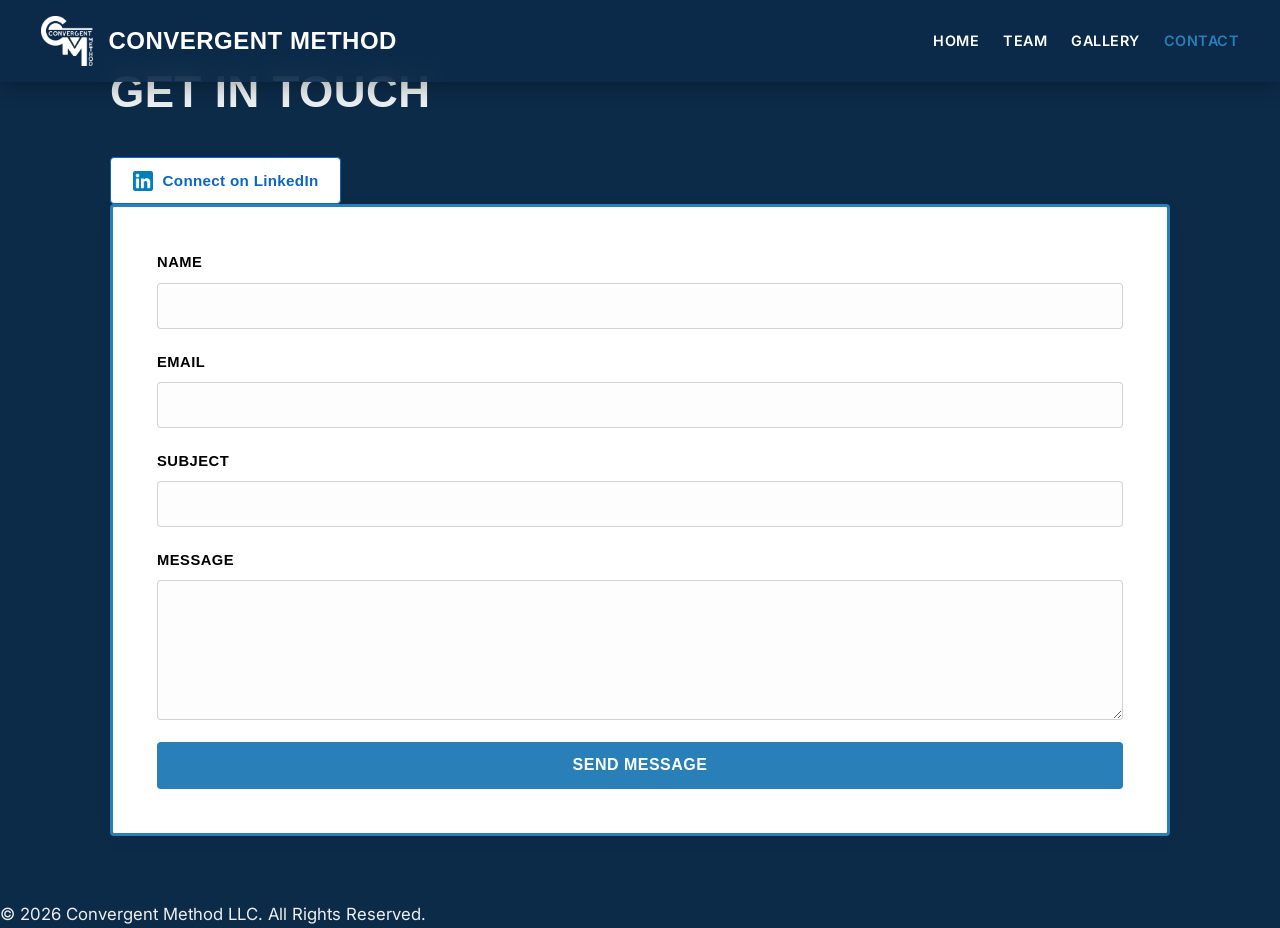
<file: contact.html>
<!DOCTYPE html>
<html lang="en">
<head>
    <meta charset="UTF-8">
    <meta name="viewport" content="width=device-width, initial-scale=1.0">
    <title>Contact | Convergent Method</title>
    <link rel="icon" type="image/png" href="media/favicon.webp">
    <link rel="stylesheet" href="css/style.css">
</head>
<body>
    <header>
        <nav>
            <a href="/" class="logo">
                <img src="/media/CMFullWhite.png" alt="CM Logo">
                Convergent Method
            </a>
            <input type="checkbox" id="menu-toggle" class="menu-toggle" aria-label="Toggle navigation menu">
            <label for="menu-toggle" class="menu-button" aria-label="Toggle navigation menu">
                <span></span>
                <span></span>
                <span></span>
            </label>
            <div class="nav-links">
                <a href="/">Home</a>
                <a href="/team/">Team</a>
                <a href="/gallery/">Gallery</a>
                <a href="/contact.html" class="active">Contact</a>
            </div>
        </nav>
    </header>

    <main class="container">
        <h1 class="page-title">Get in Touch</h1>
        <a href="https://www.linkedin.com/company/convergent-method" target="_blank" class="linkedin-btn">
            <img src="media/linkedin.png" alt="LinkedIn Logo" >
            Connect on LinkedIn
        </a>
        
        <div class="contact-wrapper">
            <form action="backend/mailer.php" method="POST">
                <div class="form-group">
                    <label for="name">Name</label>
                    <input type="text" id="name" name="name" required>
                </div>
                <div class="form-group">
                    <label for="email">Email</label>
                    <input type="email" id="email" name="email" required>
                </div>
                <div class="form-group">
                    <label for="subject">Subject</label>
                    <input type="text" id="subject" name="subject">
                </div>
                <div class="form-group">
                    <label for="message">Message</label>
                    <textarea id="message" name="message" required></textarea>
                </div>
                <button type="submit" class="btn" style="width:100%">Send Message</button>
            </form>
        </div>
    </main>

    <footer>
        <p>&copy; 2026 Convergent Method LLC. All Rights Reserved.</p>
    </footer>
    <script>
    // mailer.php redirects here with a status query parameter after form submission.
    const urlParams = new URLSearchParams(window.location.search);
    const status = urlParams.get('status');

    if (status === 'success') {
        alert("Thank you! Your message has been sent successfully.");
    } else if (status === 'error') {
        alert("Please fill out the form correctly and try again.");
    } else if (status === 'server_error') {
        alert("Sorry, our email server is having trouble. Please try again later.");
    }
</script>
</body>
</html>
</file>
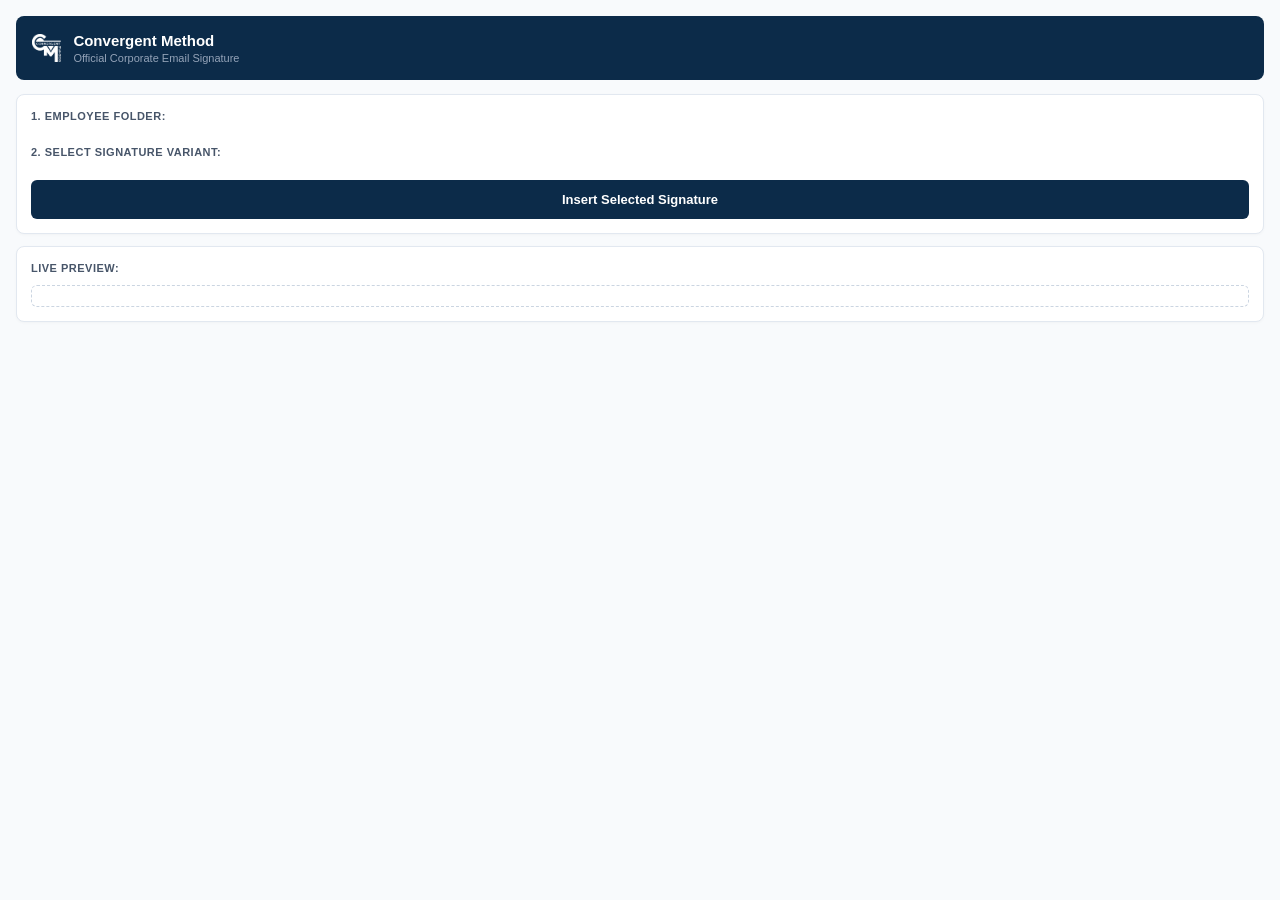
<file: outlook-addin/taskpane.html>
<!DOCTYPE html>
<html lang="en">
<head>
  <meta charset="UTF-8">
  <meta name="viewport" content="width=device-width, initial-scale=1.0">
  <meta http-equiv="Content-Security-Policy" content="default-src 'none'; script-src 'self' https://appsforoffice.microsoft.com 'unsafe-inline'; style-src 'self' 'unsafe-inline' https://fonts.googleapis.com; font-src https://fonts.gstatic.com; img-src 'self' https://convergentmethod.com data:; connect-src 'none';">
  <meta http-equiv="Cache-Control" content="no-cache, no-store, must-revalidate">
  <meta http-equiv="Pragma" content="no-cache">
  <meta http-equiv="Expires" content="0">
  <title>Convergent Method Signature</title>
  <script type="text/javascript" src="https://appsforoffice.microsoft.com/lib/1.1/hosted/office.js"></script>
  <script type="text/javascript" src="launchevent.js?v=1.0.5"></script>
  <link rel="preconnect" href="https://fonts.googleapis.com">
  <link rel="preconnect" href="https://fonts.gstatic.com" crossorigin>
  <link href="https://fonts.googleapis.com/css2?family=Urbanist:wght@400;500;600;700&display=swap" rel="stylesheet">
  <style>
    :root {
      --primary: #0C2B49;
      --accent: #6FA0DB;
      --text: #222222;
      --bg: #F8FAFC;
    }
    * { box-sizing: border-box; margin: 0; padding: 0; }
    body {
      font-family: 'Urbanist', -apple-system, BlinkMacSystemFont, 'Segoe UI', Roboto, sans-serif;
      background: var(--bg);
      color: var(--text);
      padding: 16px;
      line-height: 1.4;
    }
    .header {
      background: var(--primary);
      color: #fff;
      padding: 14px 16px;
      border-radius: 8px;
      display: flex;
      align-items: center;
      gap: 12px;
      margin-bottom: 14px;
    }
    .header img {
      height: 28px;
    }
    .header h1 {
      font-size: 15px;
      font-weight: 700;
    }
    .header p {
      font-size: 11px;
      color: #94A3B8;
    }
    .card {
      background: #FFFFFF;
      border: 1px solid #E2E8F0;
      border-radius: 8px;
      padding: 14px;
      margin-bottom: 12px;
      box-shadow: 0 1px 3px rgba(0,0,0,0.03);
    }
    .card-title {
      font-size: 11px;
      font-weight: 700;
      color: #475569;
      text-transform: uppercase;
      letter-spacing: 0.5px;
      margin-bottom: 8px;
      display: flex;
      align-items: center;
      justify-content: space-between;
    }
    .profile-tabs, .variant-tabs {
      display: flex;
      gap: 6px;
      flex-wrap: wrap;
      margin-bottom: 12px;
    }
    .tab-btn {
      padding: 6px 10px;
      background: #F1F5F9;
      border: 1px solid #CBD5E1;
      border-radius: 6px;
      cursor: pointer;
      font-family: inherit;
      font-size: 11px;
      font-weight: 600;
      color: #334155;
      transition: all 0.2s;
    }
    .tab-btn:hover {
      background: #E2E8F0;
    }
    .tab-btn.active {
      background: var(--primary);
      color: #FFFFFF;
      border-color: var(--primary);
    }
    .variant-btn {
      padding: 5px 9px;
      background: #F8FAFC;
      border: 1px solid #CBD5E1;
      border-radius: 6px;
      cursor: pointer;
      font-family: inherit;
      font-size: 11px;
      font-weight: 600;
      color: #475569;
      transition: all 0.2s;
      display: inline-flex;
      align-items: center;
      gap: 4px;
    }
    .variant-btn:hover {
      background: #F1F5F9;
      border-color: var(--accent);
    }
    .variant-btn.active {
      background: #EBF3FC;
      color: #1E40AF;
      border-color: #6FA0DB;
      font-weight: 700;
    }
    .btn-insert {
      width: 100%;
      padding: 12px;
      background: var(--primary);
      color: #FFFFFF;
      border: none;
      border-radius: 6px;
      font-size: 13px;
      font-weight: 700;
      cursor: pointer;
      display: flex;
      align-items: center;
      justify-content: center;
      gap: 8px;
      transition: background 0.2s;
    }
    .btn-insert:hover {
      background: #15416D;
    }
    .status-msg {
      margin-top: 8px;
      font-size: 12px;
      font-weight: 600;
      text-align: center;
      display: none;
    }
    .status-success {
      color: #059669;
    }
    .status-error {
      color: #DC2626;
    }
    .preview-box {
      background: #FFFFFF;
      border: 1px dashed #CBD5E1;
      border-radius: 6px;
      padding: 10px;
      overflow-x: auto;
      font-size: 12px;
    }
  </style>
</head>
<body>
  <div class="header">
    <img src="../media/CMFullWhite.png" alt="Convergent Method">
    <div>
      <h1>Convergent Method</h1>
      <p>Official Corporate Email Signature</p>
    </div>
  </div>

  <div class="card">
    <div class="card-title">1. Employee Folder:</div>
    <div class="profile-tabs" id="profileTabs"></div>

    <div class="card-title">2. Select Signature Variant:</div>
    <div class="variant-tabs" id="variantTabs">
      <!-- Generated dynamically based on selected profile -->
    </div>

    <button type="button" class="btn-insert" id="btnInsert" onclick="insertSignatureNow()">
      <span>Insert Selected Signature</span>
    </button>
    <div class="status-msg" id="statusMsg"></div>
  </div>

  <div class="card">
    <div class="card-title">Live Preview:</div>
    <div class="preview-box" id="previewContainer"></div>
  </div>

  <script>
    // Directory populated from TEAM_DIRECTORY (launchevent.js)
    const DIRECTORY = {};

    function syncFromTeamDirectory() {
      if (typeof TEAM_DIRECTORY !== 'undefined' && TEAM_DIRECTORY) {
        for (const [email, user] of Object.entries(TEAM_DIRECTORY)) {
          if (!email || !user || !user.name) continue;
          const key = email.split('@')[0].toLowerCase().replace(/[^a-z0-9]/g, '');
          const userSignatures = Array.isArray(user.signatures) && user.signatures.length > 0
            ? user.signatures
            : [
                {
                  id: "default",
                  name: user.signatureName || "Default Signature",
                  fullName: user.name,
                  title: user.title,
                  company: user.company || "Convergent Method, LLC",
                  email: user.email || email,
                  phone: user.phone || "(281) 678-6643",
                  phoneLink: user.phoneLink || "2816786643",
                  hasLogo: user.hasLogo !== false,
                  logo: user.logo || "https://convergentmethod.com/media/CMFullColor.png",
                  color: user.color || "#6FA0DB",
                  hasDisclaimer: user.hasDisclaimer !== false,
                  hasEco: user.hasEco !== false,
                  hasExtraDetail: user.hasExtraDetail === true,
                  extraLabel: user.extraLabel || "Dealer #:",
                  extraValue: user.extraValue || ""
                }
              ];

          DIRECTORY[key] = Object.freeze({
            name: user.name,
            title: user.title || "Convergent Method, LLC",
            company: user.company || "Convergent Method, LLC",
            email: user.email || email,
            phone: user.phone || "(281) 678-6643",
            phoneLink: user.phoneLink || "2816786643",
            signatures: Object.freeze(userSignatures)
          });
        }
      }
    }
    syncFromTeamDirectory();

    let selectedKey = null;
    let selectedVariantId = null;

    const initialKeys = Object.keys(DIRECTORY);
    if (initialKeys.length > 0) {
      selectedKey = initialKeys[0];
      const initialUser = DIRECTORY[selectedKey];
      if (initialUser && initialUser.signatures && initialUser.signatures.length > 0) {
        selectedVariantId = initialUser.signatures[0].id;
      }
    }

    Office.onReady(function (info) {
      syncFromTeamDirectory();
      const dirKeys = Object.keys(DIRECTORY);
      if (Office.context && Office.context.mailbox && Office.context.mailbox.userProfile) {
        const email = (Office.context.mailbox.userProfile.emailAddress || '').toLowerCase();
        const name = (Office.context.mailbox.userProfile.displayName || '').toLowerCase();
        let matchedKey = null;
        for (const [key, emp] of Object.entries(DIRECTORY)) {
          const empEmail = (emp.email || '').toLowerCase();
          const empName = (emp.name || '').toLowerCase();
          if ((email && empEmail && email === empEmail) || (key && email.includes(key)) || (name && empName && name.includes(key))) {
            matchedKey = key;
            break;
          }
        }
        if (matchedKey) {
          chooseProfile(matchedKey);
        } else if (dirKeys.length > 0) {
          chooseProfile(dirKeys[0]);
        }
      } else if (dirKeys.length > 0) {
        chooseProfile(dirKeys[0]);
      }
      renderProfileTabs();
      renderVariantTabs();
      updatePreview();
    });

    function renderProfileTabs() {
      const container = document.getElementById('profileTabs');
      if (!container) return;
      container.innerHTML = '';
      const seenNames = new Set();
      for (const [key, emp] of Object.entries(DIRECTORY)) {
        const displayName = emp.name ? emp.name.split(',')[0] : 'Employee';
        if (seenNames.has(displayName)) continue;
        seenNames.add(displayName);

        const btn = document.createElement('button');
        btn.type = 'button';
        btn.className = 'tab-btn' + (key === selectedKey ? ' active' : '');
        btn.id = 'btn_' + key;
        btn.textContent = displayName;
        btn.onclick = () => chooseProfile(key);
        container.appendChild(btn);
      }
    }

    function chooseProfile(key) {
      selectedKey = key;
      selectedVariantId = null;
      document.querySelectorAll('.profile-tabs .tab-btn').forEach(btn => btn.classList.remove('active'));
      const activeBtn = document.getElementById('btn_' + key);
      if (activeBtn) activeBtn.classList.add('active');

      renderVariantTabs();
      updatePreview();
    }

    function renderVariantTabs() {
      const container = document.getElementById('variantTabs');
      container.innerHTML = '';

      const u = getSelectedUserData();
      if (!u) return;
      const variants = u.signatures || [];

      // Keep selectedVariantId if valid, otherwise reset to first
      if (!variants.some(v => v.id === selectedVariantId)) {
        selectedVariantId = variants.length > 0 ? variants[0].id : null;
      }

      variants.forEach(v => {
        const btn = document.createElement('button');
        btn.type = 'button';
        btn.className = 'variant-btn' + (v.id === selectedVariantId ? ' active' : '');
        btn.innerHTML = (v.hasLogo ? '🖼️ ' : '📄 ') + escapeHtml(v.name);
        btn.onclick = function() {
          selectedVariantId = v.id;
          document.querySelectorAll('.variant-btn').forEach(b => b.classList.remove('active'));
          btn.classList.add('active');
          updatePreview();
        };
        container.appendChild(btn);
      });
    }

    function getSelectedUserData() {
      if (DIRECTORY[selectedKey]) return DIRECTORY[selectedKey];
      const firstKey = Object.keys(DIRECTORY)[0];
      return firstKey ? DIRECTORY[firstKey] : null;
    }

    function getSelectedVariant() {
      const u = getSelectedUserData();
      if (!u) return null;
      const variants = u.signatures || [];
      return variants.find(v => v.id === selectedVariantId) || variants[0] || null;
    }

    function escapeHtml(t) {
      if (t === null || t === undefined) return "";
      return String(t)
        .replace(/&/g, "&amp;")
        .replace(/</g, "&lt;")
        .replace(/>/g, "&gt;")
        .replace(/"/g, "&quot;")
        .replace(/'/g, "&#39;");
    }

    function sanitizePhoneLink(link) {
      if (!link) return "";
      return String(link).replace(/[^0-9+]/g, "");
    }

    function buildHtml(u, v) {
      const safeName = escapeHtml((v && v.fullName) ? v.fullName : u.name);
      const safeTitle = escapeHtml((v && v.title) ? v.title : u.title);
      const safeCompany = escapeHtml((v && v.company) ? v.company : (u.company || "Convergent Method, LLC"));
      const safeEmail = escapeHtml((v && v.email) ? v.email : u.email);
      const safePhone = escapeHtml((v && v.phone) ? v.phone : u.phone);
      const safePhoneLink = sanitizePhoneLink((v && v.phoneLink) ? v.phoneLink : u.phoneLink);
      const hasLogo = v.hasLogo !== false;
      const hasDisclaimer = v.hasDisclaimer !== false;
      const hasEco = v.hasEco !== false;

      const accent = escapeHtml(v.color || u.color || '#6FA0DB');
      const logoUrl = escapeHtml(v.logo || u.logo || 'https://convergentmethod.com/media/CMFullColor.png');

      let extraDetailHtml = '';
      if ((v.hasExtraDetail || u.hasExtraDetail) && (v.extraValue || u.extraValue)) {
        const safeExtraLabel = escapeHtml(v.extraLabel || u.extraLabel || 'Dealer #:');
        const safeExtraValue = escapeHtml(v.extraValue || u.extraValue);
        extraDetailHtml = `
        <div style="font-family: 'Aptos', Calibri, Arial, sans-serif; font-size: 12px; line-height: 1.4; margin: 0; white-space: nowrap;">
          <span style="font-weight: 600; color: #333333;">${safeExtraLabel}&nbsp;</span><span style="color: #444444;">${safeExtraValue}</span>
        </div>`;
      }

      let topHtml = '';
      if (hasLogo) {
        topHtml = `
    <tr>
      <td valign="middle" width="153" style="width: 153px; min-width: 153px; max-width: 153px; padding: 0 24px 0 0; border-right: 2px solid ${accent}; vertical-align: middle;">
        <a href="https://convergentmethod.com" target="_blank" style="text-decoration: none;">
          <img src="${logoUrl}" alt="Convergent Method Logo" width="145" border="0" style="display: block; width: 145px; max-width: 145px; height: auto;" />
        </a>
      </td>
      <td valign="middle" width="387" style="width: 387px; min-width: 387px; padding: 0 0 0 16px; vertical-align: middle; white-space: nowrap;">
        <div style="font-family: 'Century Gothic', CenturyGothic, 'Apple Gothic', 'Avenir Next', Avenir, 'Segoe UI', Arial, sans-serif; font-size: 17px; font-weight: 700; color: ${accent}; letter-spacing: 0.2px; line-height: 1.2; margin: 0 0 3px 0; white-space: nowrap;">
          ${safeName}
        </div>
        <div style="font-family: 'Century Gothic', CenturyGothic, 'Apple Gothic', 'Avenir Next', Avenir, 'Segoe UI', Arial, sans-serif; font-size: 13px; font-weight: 600; color: #222222; line-height: 1.3; margin: 0 0 2px 0; white-space: nowrap;">
          ${safeTitle}
        </div>
        <div style="font-family: 'Aptos', Calibri, Arial, sans-serif; font-size: 13px; font-weight: 400; color: #555555; line-height: 1.3; margin: 0 0 8px 0; white-space: nowrap;">
          ${safeCompany}
        </div>
        <div style="font-family: 'Aptos', Calibri, Arial, sans-serif; font-size: 12px; line-height: 1.4; margin: 0 0 2px 0; white-space: nowrap;">
          <span style="font-weight: 600; color: #333333;">E:&nbsp;</span><a href="mailto:${encodeURIComponent((v && v.email) ? v.email : u.email)}" style="color: ${accent}; text-decoration: none; font-weight: 500;"><span style="color: ${accent}; text-decoration: none; font-weight: 500;">${safeEmail}</span></a>
        </div>
        <div style="font-family: 'Aptos', Calibri, Arial, sans-serif; font-size: 12px; line-height: 1.4; margin: 0; white-space: nowrap;">
          <span style="font-weight: 600; color: #333333;">P:&nbsp;</span><a href="tel:${safePhoneLink}" style="color: #444444; text-decoration: none;"><span style="color: #444444; text-decoration: none;">${safePhone}</span></a>
        </div>
        ${extraDetailHtml}
      </td>
    </tr>`;
      } else {
        // No Logo Layout - Left-Aligned Clean Format
        topHtml = `
    <tr>
      <td colspan="2" valign="top" style="padding: 0 0 6px 0; vertical-align: top;">
        <div style="font-family: 'Century Gothic', CenturyGothic, 'Apple Gothic', 'Avenir Next', Avenir, 'Segoe UI', Arial, sans-serif; font-size: 17px; font-weight: 700; color: #6FA0DB; letter-spacing: 0.2px; line-height: 1.2; margin: 0 0 3px 0;">
          ${safeName}
        </div>
        <div style="font-family: 'Century Gothic', CenturyGothic, 'Apple Gothic', 'Avenir Next', Avenir, 'Segoe UI', Arial, sans-serif; font-size: 13px; font-weight: 600; color: #222222; line-height: 1.3; margin: 0 0 2px 0;">
          ${safeTitle}
        </div>
        <div style="font-family: 'Aptos', Calibri, Arial, sans-serif; font-size: 13px; font-weight: 400; color: #555555; line-height: 1.3; margin: 0 0 6px 0;">
          ${safeCompany}
        </div>
        <div style="font-family: 'Aptos', Calibri, Arial, sans-serif; font-size: 12px; line-height: 1.4; margin: 0 0 2px 0;">
          <span style="font-weight: 600; color: #333333;">E:&nbsp;</span><a href="mailto:${encodeURIComponent((v && v.email) ? v.email : u.email)}" style="color: #6FA0DB; text-decoration: none; font-weight: 500;"><span style="color: #6FA0DB; text-decoration: none; font-weight: 500;">${safeEmail}</span></a>
        </div>
        <div style="font-family: 'Aptos', Calibri, Arial, sans-serif; font-size: 12px; line-height: 1.4; margin: 0;">
          <span style="font-weight: 600; color: #333333;">P:&nbsp;</span><a href="tel:${safePhoneLink}" style="color: #444444; text-decoration: none;"><span style="color: #444444; text-decoration: none;">${safePhone}</span></a>
        </div>
        ${extraDetailHtml}
      </td>
    </tr>`;
      }

      let bottomHtml = '';
      if (hasEco || hasDisclaimer) {
        bottomHtml = `
    <tr><td colspan="2" height="14" style="height: 14px; font-size: 0; line-height: 0; padding: 0;">&nbsp;</td></tr>
    <tr>
      <td colspan="2" style="padding: 0; margin: 0; font-family: 'Aptos', Calibri, Arial, sans-serif;">
        ${hasEco ? '<div style="font-size: 10px; line-height: 14px; color: #6FA0DB; font-style: italic; padding-bottom: 6px;">Please do not print this e-mail unless necessary</div>' : ''}
        ${hasDisclaimer ? '<div style="font-size: 10px; line-height: 14px; color: #888888;"><strong style="color: #666666;">Notice:</strong> This message is confidential, is intended only for the named recipient(s) and may contain information that is privileged or exempt from disclosure under applicable law. If you are not the intended recipient(s), you are notified that the dissemination, distribution or copying of this message is strictly prohibited. If you received this message and are not an intended recipient, please delete it from your computer.</div>' : ''}
      </td>
    </tr>`;
      }

      return `
<div style="font-family: 'Aptos', Calibri, Arial, sans-serif; font-size: 13px; color: #333333; line-height: 1.4; padding-top: 16px;">
  <table width="560" cellpadding="0" cellspacing="0" border="0" style="width: 560px; min-width: 560px; max-width: 560px; border-collapse: collapse; font-family: 'Aptos', Calibri, Arial, sans-serif;">
    ${topHtml}
    ${bottomHtml}
  </table>
</div>`;
    }

    function updatePreview() {
      const u = getSelectedUserData();
      const v = getSelectedVariant();
      const container = document.getElementById('previewContainer');
      if (!u || !v) {
        container.innerHTML = '<div style="color: #64748B; font-style: italic; padding: 12px; text-align: center;">No signature profile configured in Studio.</div>';
        return;
      }
      container.innerHTML = buildHtml(u, v);
    }

    function insertSignatureNow() {
      const msg = document.getElementById('statusMsg');
      msg.style.display = 'none';

      try {
        if (!Office.context || !Office.context.mailbox || !Office.context.mailbox.item) {
          msg.textContent = 'Please open an email draft first.';
          msg.className = 'status-msg status-error';
          msg.style.display = 'block';
          return;
        }

        const item = Office.context.mailbox.item;
        const u = getSelectedUserData();
        const v = getSelectedVariant();
        if (!u || !v) {
          msg.textContent = 'No signature configured in Studio.';
          msg.className = 'status-msg status-error';
          msg.style.display = 'block';
          return;
        }
        const html = buildHtml(u, v);

        if (item.body && typeof item.body.setSignatureAsync === 'function') {
          item.body.setSignatureAsync(html, { coercionType: Office.CoercionType.Html }, function (res) {
            if (res.status === Office.AsyncResultStatus.Succeeded) {
              msg.textContent = '✓ ' + v.name + ' inserted!';
              msg.className = 'status-msg status-success';
            } else {
              fallbackInsert(item, html, msg, v.name);
            }
            msg.style.display = 'block';
          });
        } else {
          fallbackInsert(item, html, msg, v.name);
        }
      } catch (err) {
        msg.textContent = 'Error: ' + err.message;
        msg.className = 'status-msg status-error';
        msg.style.display = 'block';
      }
    }

    function fallbackInsert(item, html, msg, variantName) {
      if (item.body && item.body.setSelectedDataAsync) {
        item.body.setSelectedDataAsync(html, { coercionType: Office.CoercionType.Html }, function (res) {
          if (res.status === Office.AsyncResultStatus.Succeeded) {
            msg.textContent = '✓ ' + variantName + ' inserted!';
            msg.className = 'status-msg status-success';
          } else {
            msg.textContent = 'Could not insert: ' + (res.error ? res.error.message : 'Unknown error');
            msg.className = 'status-msg status-error';
          }
          msg.style.display = 'block';
        });
      } else {
        msg.textContent = 'Signature insertion not supported on this view.';
        msg.className = 'status-msg status-error';
        msg.style.display = 'block';
      }
    }

    renderProfileTabs();
    renderVariantTabs();
    updatePreview();
  </script>
</body>
</html>
</file>
<file: css/style.css>
/* =========================================
   1. Local Webfonts (Inter)
   ========================================= */
@font-face {
  font-family: 'Inter';
  src: url('../media/fonts/Inter/Inter-VariableFont_opsz,wght.ttf') format('truetype');
  font-weight: 100 900;
  font-style: normal;
  font-display: swap;
}

@font-face {
  font-family: 'Inter';
  src: url('../media/fonts/Inter/Inter-Italic-VariableFont_opsz,wght.ttf') format('truetype');
  font-weight: 100 900;
  font-style: italic;
  font-display: swap;
}

/* =========================================
   2. Global Variables & Base Resets
   ========================================= */
:root {
  --primary: #2c3e50;
  --accent: #2980b9;
  --bkgd: #0C2B49;
  --light: #ecf0f1;
  --dark: #1a252f;
  --text: #eeeeee;
  --white: #fff;
  --black: #000;
  --light-blue: #78b0ff;
  --alt-light-blue: #80c8ff;
  --hero-panel-width: clamp(480px, 38vw, 560px); /* Shared left column width */
}

* {
  margin: 0;
  padding: 0;
  box-sizing: border-box;
}

html {
  scroll-behavior: smooth;
}

body {
  font-family: 'Inter', -apple-system, BlinkMacSystemFont, 'Segoe UI', Roboto, sans-serif;
  color: var(--text);
  background: var(--bkgd);
  line-height: 1.6;
  display: flex;
  flex-direction: column;
  min-height: 100vh;
}

main {
  flex: 1;
}

/* Headings adopt Urbanist styling */
h1, h2, h3, h4, h5, h6,
.page-title,
.logo,
.tab-title {
  font-family: 'Urbanist', -apple-system, BlinkMacSystemFont, 'Segoe UI', Roboto, sans-serif;
  font-weight: 700;
  text-transform: uppercase;
  letter-spacing: 0.5px;
}

h1 {
  font-size: clamp(1.85rem, 4.5vw, 2.75rem);
  color: var(--light);
  line-height: 1.25;
  margin-bottom: clamp(1.5rem, 3vw, 2.5rem);
}

h2 {
  font-size: clamp(1.25rem, 3vw, 1.65rem);
  color: var(--light);
  line-height: 1.35;
  padding-bottom: 16px;
  margin-bottom: 20px;
}

p {
  font-family: 'Inter', sans-serif;
  font-weight: 400;
  font-size: 1.05rem;
  line-height: 1.7;
}

.container {
  width: 100%;
  max-width: 1100px;
  margin: 0 auto;
  padding: clamp(2rem, 5vw, 4rem) 20px;
}

.section-divider {
  border: 0;
  height: 2px;
  background: var(--light);
  width: 90%;
  max-width: 1100px;
  margin: clamp(2rem, 5vw, 4rem) auto;
}

/* =========================================
   3. Header & Navigation (Fixed Overlay)
   ========================================= */
header {
  position: fixed;
  top: 0;
  left: 0;
  width: 100%;
  background: rgba(12, 43, 73, 0.85);
  backdrop-filter: blur(10px);
  -webkit-backdrop-filter: blur(10px);
  box-shadow: 0 4px 20px rgba(0, 0, 0, 0.3);
  padding: 1rem 0;
  z-index: 1000;
}

nav {
  width: 100%;
  max-width: 100%; /* Removes the 1200px restriction */
  margin: 0;
  padding: 0 clamp(24px, 3.2vw, 44px); /* Matches the hero title left margin */
  display: flex;
  justify-content: space-between;
  align-items: center;
  flex-wrap: nowrap;
  gap: 1rem;
}

.logo {
  display: flex;
  align-items: center;
  gap: 15px;
  font-size: clamp(1.2rem, 3vw, 1.5rem);
  color: var(--white);
  text-decoration: none;
  flex-shrink: 0;
}

.logo img {
  height: 50px;
  max-height: 50px;
  width: auto;
  max-width: 180px;
  object-fit: contain;
  display: block;
  flex-shrink: 0;
}

.nav-links {
  display: flex;
  flex-wrap: wrap;
  gap: 1.5rem;
}

.nav-links a {
  text-decoration: none;
  color: var(--white);
  font-weight: 600;
  text-transform: uppercase;
  font-size: 0.9rem;
  letter-spacing: 0.5px;
  transition: color 0.3s ease;
}

.nav-links a:hover,
.nav-links a.active {
  color: var(--accent);
}

.menu-toggle,
.menu-button {
  display: none;
}

/* =========================================
   4. Page One Hero & Rotating Background
   ========================================= */
.home-scroll-container {
  position: relative;
}

/* Seamless top rubber-band overscroll for hero on mobile */
.home-scroll-container::before {
  content: '';
  position: absolute;
  top: -100vh;
  left: 0;
  right: 0;
  height: 100vh;
  background-color: var(--bkgd);
  pointer-events: none;
}

.hero,
.page-one.hero {
  position: relative;
  width: 100%;
  height: 100vh;
  height: 100svh;
  min-height: 100vh;
  min-height: 100svh;
  background-color: var(--bkgd);
  display: flex;
  flex-direction: column;
  justify-content: flex-end;
  align-items: stretch;
  padding: 0;
  overflow: hidden;
}

.hero-slider {
  position: absolute;
  top: 0;
  left: 0;
  width: 100%;
  height: 100%;
  z-index: 1 !important;
  overflow: hidden;
}

.hero-slide {
  position: absolute;
  top: 0;
  left: 0;
  width: 100%;
  height: 100%;
  background-size: cover;
  background-position: center;
  background-repeat: no-repeat;
  opacity: 0;
  transition: opacity 1.5s ease-in-out;
}

.hero-slide.active {
  opacity: 1;
}

.hero-overlay {
  display: none;
}

/* =========================================
   Left Transparent Blue Overlay Box
   ========================================= */
.hero-left-panel {
  position: absolute;
  top: 0;
  left: 0;
  bottom: 0;
  width: var(--hero-panel-width);
  background: rgba(12, 43, 73, 0.55);
  backdrop-filter: blur(8px);
  -webkit-backdrop-filter: blur(8px);
  z-index: 5;
  box-shadow: 10px 0 35px rgba(0, 0, 0, 0.25);
  border-right: 1px solid rgba(255, 255, 255, 0.12);
  pointer-events: none;
}

/* =========================================
   Hero Project Title Frame (Inside Blue Box)
   ========================================= */
.hero-title-frame {
  position: absolute;
  top: 45%;
  left: 0;
  transform: translateY(-50%);
  width: var(--hero-panel-width);
  max-width: var(--hero-panel-width);
  padding: 0 clamp(24px, 3.2vw, 44px);
  border-left: none;
  text-shadow: 0 2px 14px rgba(0, 0, 0, 0.6);
  z-index: 100 !important;
  pointer-events: auto;
}

.hero-title-frame::before,
.hero-title-frame::after {
  display: none;
}

/* Primary Title: 3 balanced lines */
h1.hero-project-title {
  font-family: 'Urbanist', sans-serif;
  font-size: clamp(2rem, 3.5vw, 3rem);
  font-weight: 700;
  line-height: 1.15;
  color: var(--white);
  letter-spacing: -0.5px;
  text-transform: none;
  margin: 0;
}

/* Campus Sub-label */
.hero-campus {
  font-family: 'Urbanist', sans-serif;
  font-size: clamp(1.15rem, 1.45vw, 1.35rem);
  font-weight: 600;
  letter-spacing: 0.5px;
  color: #a8d8ff;
  margin-top: 0.65rem;
  margin-bottom: clamp(1.25rem, 2vw, 1.65rem);
}

/* Action Link */
.hero-project-link {
  display: inline-flex;
  align-items: center;
  gap: 8px;
  font-family: 'Urbanist', sans-serif;
  font-size: clamp(0.95rem, 1.2vw, 1.15rem);
  font-weight: 600;
  color: var(--white);
  text-decoration: none;
  transition: transform 0.2s ease, color 0.2s ease;
}

.hero-project-link .arrow {
  font-size: 1.35rem;
  line-height: 1;
}

.hero-project-link:hover {
  color: var(--light-blue);
}

.hero-project-link:hover .arrow {
  transform: translateX(5px);
}

/* =========================================
   5. Hero Multi-Project Ticker (Docked Bottom-Left)
   ========================================= */
.hero-project-bar {
  position: absolute;
  bottom: 0;
  left: 0;
  right: auto;
  width: var(--hero-panel-width);
  z-index: 10;
  background: #ffffff;
  padding: 1.5rem clamp(1.5rem, 2.5vw, 2.5rem);
  display: flex;
  align-items: center;
  justify-content: space-between;
  gap: 1rem;
  box-shadow: 8px -8px 30px rgba(0, 0, 0, 0.18);
  user-select: none;
}

.project-tab {
  display: flex;
  flex-direction: column;
  gap: 0.5rem;
  cursor: pointer;
  background: transparent;
  padding: 0.25rem 0.5rem;
  border: none;
  font: inherit;
  color: inherit;
  text-align: left;
  transition: transform 0.2s ease;
}

.project-tab:hover {
  transform: translateY(-2px);
}

.tab-timer {
  width: 100%;
  height: 3px;
  background: #e9ecef;
  border-radius: 2px;
  overflow: hidden;
  position: relative;
}

.tab-progress {
  display: block;
  width: 100%;
  height: 100%;
  background: var(--accent);
  border-radius: 2px;
  transform-origin: left center;
  transform: scaleX(0);
}

.tab-body {
  display: flex;
  align-items: center;
  gap: 0.75rem;
}

.tab-num {
  font-family: 'Urbanist', sans-serif;
  font-size: clamp(1.8rem, 2.4vw, 2.5rem);
  font-weight: 800;
  line-height: 1;
  color: #000000;
  letter-spacing: -0.5px;
  transition: color 0.3s ease;
}

.tab-title {
  font-family: 'Urbanist', sans-serif;
  font-size: clamp(0.75rem, 0.95vw, 0.85rem);
  font-weight: 600;
  line-height: 1.25;
  color: #222222;
  text-align: left;
  text-transform: uppercase;
  letter-spacing: 0.5px;
  transition: color 0.3s ease;
}

.project-tab.active .tab-num,
.project-tab.active .tab-title {
  color: var(--accent);
}

.project-tab.active .tab-title {
  font-weight: 700;
}

/* =========================================
   6. Page Two Section (Convergence)
   ========================================= */
.page-two {
  min-height: 100vh;
  position: relative;
  background-color: #ffffff;
  margin-top: 0;
  display: flex;
  flex-direction: column;
  justify-content: center;
  align-items: center;
  padding: clamp(3rem, 6vw, 6rem) 20px;
}

.page-two .intro-block {
  width: 100%;
  max-width: 1100px;
  margin: 0 auto;
  text-align: left;
}

.page-two .page-title {
  text-align: left;
  color: #000000;
  margin-bottom: 1.5rem;
  font-size: clamp(1.85rem, 4.5vw, 2.75rem);
  line-height: 1.2;
}

.page-two .intro-block p {
  text-align: left;
  color: #111111;
  max-width: 950px;
  margin: 0;
  font-size: clamp(1.05rem, 2vw, 1.25rem);
  line-height: 1.8;
}

.page-two .highlight-pop {
  font-weight: 700;
  position: relative;
  display: inline-block;
  background: linear-gradient(135deg, #1b5299, #2980b9);
  -webkit-background-clip: text;
  -webkit-text-fill-color: transparent;
}

.page-two .section-divider {
  width: 100%;
  max-width: 1100px;
  margin: clamp(2rem, 4vw, 3.5rem) auto;
  background: rgba(0, 0, 0, 0.12);
}

/* Section Headings (Our Projects & Testimonials) */
.gallery-section-title,
.testimonial-section-title {
  width: 100%;
  max-width: 1100px;
  margin: 0 auto 1.75rem auto;
  padding-bottom: 0;
  text-align: left;
  color: #000000 !important;
  font-family: 'Urbanist', sans-serif;
  font-size: clamp(1.85rem, 3.5vw, 2.35rem);
  font-weight: 700;
  letter-spacing: 0.5px;
  text-transform: uppercase;
}

.gallery-section-title {
  scroll-margin-top: clamp(90px, 11vh, 120px);
}

.testimonial-section-title {
  margin: 0 auto 2rem auto;
}

/* =========================================
   Featured Project Showcase Slider
   ========================================= */
.projects-section-header {
  width: 100%;
  max-width: 1100px;
  margin: 0 auto 1.5rem auto;
  display: flex;
  justify-content: space-between;
  align-items: center;
  gap: 1rem;
}

.projects-section-header .gallery-section-title {
  margin: 0;
  width: auto;
}

/* Header-aligned arrows (hidden on desktop, active on mobile) */
.projects-mobile-controls {
  display: none;
  align-items: center;
  gap: 0.75rem;
  flex-shrink: 0;
}

.projects-counter {
  font-family: 'Urbanist', sans-serif;
  font-size: 0.95rem;
  font-weight: 700;
  color: var(--accent);
  letter-spacing: 0.5px;
  background: rgba(41, 128, 185, 0.08);
  border: 1px solid rgba(41, 128, 185, 0.18);
  padding: 0.35rem 0.75rem;
  border-radius: 20px;
}

/* Dots and swipe indicator bar (mobile only) */
.projects-mobile-indicator {
  display: none;
  width: 100%;
  max-width: 1100px;
  margin: -0.25rem auto 1.5rem auto;
  flex-direction: column;
  align-items: center;
  gap: 0.6rem;
}

.swipe-hint {
  font-family: 'Inter', sans-serif;
  font-size: 0.78rem;
  font-weight: 600;
  letter-spacing: 0.5px;
  text-transform: uppercase;
  color: #8898aa;
}

.projects-dots {
  display: flex;
  align-items: center;
  justify-content: center;
  gap: 6px;
  flex-wrap: wrap;
  max-width: 280px;
}

.proj-dot {
  width: 7px;
  height: 7px;
  border-radius: 50%;
  background: #cbd5e1;
  border: none;
  padding: 0;
  cursor: pointer;
  transition: all 0.25s ease;
}

.proj-dot.active {
  background: var(--accent);
  width: 20px;
  border-radius: 4px;
}

.projects-slider-wrapper {
  position: relative;
  width: 100%;
  max-width: 1100px;
  margin: 0 auto;
}

.featured-gallery-grid {
  width: 100%;
  max-width: 1100px;
  margin: 0 auto 1.5rem auto;
  display: flex;
  flex-direction: row;
  gap: clamp(1.25rem, 2vw, 1.75rem);
  overflow-x: auto;
  overflow-y: visible;
  touch-action: pan-x pan-y;
  scroll-snap-type: x mandatory;
  -webkit-overflow-scrolling: touch;
  scroll-padding: 0;
  padding: 0.75rem 0.25rem 1.5rem 0.25rem;
  scrollbar-width: thin;
  scrollbar-color: var(--accent) rgba(12, 43, 73, 0.08);
}

.featured-gallery-grid::-webkit-scrollbar {
  height: 6px;
}

.featured-gallery-grid::-webkit-scrollbar-track {
  background: rgba(12, 43, 73, 0.06);
  border-radius: 3px;
}

.featured-gallery-grid::-webkit-scrollbar-thumb {
  background: var(--accent);
  border-radius: 3px;
}

.featured-gallery-grid::-webkit-scrollbar-thumb:hover {
  background: #1b5299;
}

/* Flanking Side Arrows (Desktop) & Header Arrows (Mobile) Base */
.slider-btn {
  width: 50px;
  height: 50px;
  border-radius: 50%;
  background: #ffffff;
  border: 1.5px solid rgba(12, 43, 73, 0.12);
  color: #0C2B49;
  display: flex;
  align-items: center;
  justify-content: center;
  cursor: pointer;
  z-index: 10;
  box-shadow: 0 4px 18px rgba(12, 43, 73, 0.18), 0 1px 3px rgba(0, 0, 0, 0.08);
  transition: all 0.25s cubic-bezier(0.2, 0.8, 0.2, 1);
}

/* Flanking positions on desktop */
.projects-slider-wrapper .slider-btn {
  position: absolute;
  top: 50%;
  transform: translateY(-50%);
}

.projects-slider-wrapper .slider-btn.prev-btn {
  left: -25px;
}

.projects-slider-wrapper .slider-btn.next-btn {
  right: -25px;
}

.slider-btn svg {
  display: block;
  transition: transform 0.2s ease;
}

.slider-btn:hover:not(:disabled) {
  background: #0C2B49;
  border-color: #0C2B49;
  color: #ffffff;
  transform: translateY(-50%) scale(1.08);
  box-shadow: 0 8px 24px rgba(12, 43, 73, 0.28);
}

.slider-btn.mobile-prev-btn:hover:not(:disabled),
.slider-btn.mobile-next-btn:hover:not(:disabled) {
  transform: scale(1.06);
}

.slider-btn.prev-btn:hover:not(:disabled) svg,
.slider-btn.mobile-prev-btn:hover:not(:disabled) svg {
  transform: translateX(-2px);
}

.slider-btn.next-btn:hover:not(:disabled) svg,
.slider-btn.mobile-next-btn:hover:not(:disabled) svg {
  transform: translateX(2px);
}

.projects-slider-wrapper .slider-btn:disabled {
  opacity: 0;
  pointer-events: none;
  visibility: hidden;
  transform: translateY(-50%) scale(0.9);
}

.projects-mobile-controls .slider-btn:disabled {
  opacity: 0.35;
  cursor: not-allowed;
  border-color: #cbd5e1;
  color: #94a3b8;
  transform: none;
  box-shadow: none;
}

.project-disclaimer {
  width: 100%;
  max-width: 1100px;
  margin: 0 auto clamp(2.5rem, 4.5vw, 4rem) auto;
  font-family: 'Inter', sans-serif;
  font-size: 0.85rem;
  line-height: 1.5;
  color: #777777;
  font-style: italic;
  text-align: left;
}

.gallery-pane {
  position: relative;
  flex: 0 0 calc((100% - clamp(1.25rem, 2vw, 1.75rem)) / 2);
  min-width: 480px;
  background: #ffffff;
  border: 1px solid rgba(12, 43, 73, 0.1);
  border-top: 4px solid var(--accent);
  border-radius: 6px;
  padding: clamp(2rem, 3.2vw, 2.75rem);
  display: flex;
  flex-direction: column;
  justify-content: flex-start;
  box-shadow: 0 4px 16px rgba(12, 43, 73, 0.06);
  transition: transform 0.28s cubic-bezier(0.2, 0.8, 0.2, 1), box-shadow 0.28s cubic-bezier(0.2, 0.8, 0.2, 1), border-color 0.28s ease;
  overflow: hidden;
  scroll-snap-align: start;
}

.gallery-pane:hover {
  transform: translateY(-6px);
  box-shadow: 0 16px 36px rgba(12, 43, 73, 0.12);
  border-color: rgba(41, 128, 185, 0.35);
  border-top-color: #1b5299;
}

/* Subtle corner accent glow */
.gallery-pane::before {
  content: '';
  position: absolute;
  top: 0;
  right: 0;
  width: 100px;
  height: 100px;
  background: radial-gradient(circle at top right, rgba(41, 128, 185, 0.08), transparent 70%);
  pointer-events: none;
}

/* Header lockup: Category / Magnitude Tag + Index Number */
.pane-header {
  display: flex;
  justify-content: space-between;
  align-items: center;
  margin-bottom: 1.1rem;
}

.pane-tag {
  font-family: 'Urbanist', sans-serif;
  font-size: 0.76rem;
  font-weight: 700;
  letter-spacing: 1px;
  text-transform: uppercase;
  color: var(--accent);
  background: rgba(41, 128, 185, 0.08);
  border: 1px solid rgba(41, 128, 185, 0.18);
  padding: 0.32rem 0.75rem;
  border-radius: 3px;
  display: inline-block;
}

.pane-num {
  font-family: 'Urbanist', sans-serif;
  font-size: 1.25rem;
  font-weight: 800;
  color: #c2cbd5;
  letter-spacing: -0.5px;
  transition: color 0.25s ease;
}

.gallery-pane:hover .pane-num {
  color: var(--accent);
}

/* Project Title */
.pane-title {
  font-family: 'Urbanist', sans-serif;
  font-size: clamp(1.15rem, 1.45vw, 1.4rem);
  font-weight: 700;
  line-height: 1.3;
  color: #0C2B49;
  letter-spacing: 0.2px;
  text-transform: uppercase;
  margin: 0 0 1rem 0;
  text-wrap: balance;
  overflow-wrap: break-word;
  word-break: normal;
  hyphens: manual;
  transition: color 0.25s ease;
}

.gallery-pane:hover .pane-title {
  color: var(--accent);
}

/* Accent Divider */
.pane-divider {
  width: 100%;
  height: 2px;
  background: linear-gradient(90deg, var(--accent) 0%, rgba(41, 128, 185, 0.1) 100%);
  margin-bottom: 1.35rem;
}

/* Narrative Body Copy */
.pane-desc {
  font-family: 'Inter', sans-serif;
  font-size: 0.94rem;
  font-weight: 400;
  line-height: 1.72;
  color: #334155;
  margin: 0;
  flex: 1;
}

/* Testimonial Card Frame */
.page-two .values-grid {
  width: 100%;
  max-width: 1100px;
  display: grid;
  grid-template-columns: minmax(0, 1fr);
  padding: 0;
}

.page-two .values-grid .column.testimonial-card,
.page-two .values-grid .column {
  position: relative;
  background: #ffffff;
  border: 3.5px solid var(--accent);
  border-radius: 4px;
  padding: clamp(2rem, 4.5vw, 3.5rem);
  text-align: left;
  box-shadow: 0 4px 20px rgba(0, 0, 0, 0.04);
}

/* Header & Person Lockup */
.testimonial-header {
  margin-bottom: clamp(1.25rem, 2.2vw, 1.6rem);
}

.testimonial-title-group {
  display: flex;
  flex-direction: column;
  gap: 2px;
}

.testimonial-name-row {
  display: flex;
  align-items: center;
  gap: 12px;
  flex-wrap: wrap;
}

.testimonial-header .testimonial-name {
  color: #000000;
  font-family: 'Urbanist', sans-serif;
  font-size: clamp(1.45rem, 2.2vw, 1.85rem);
  font-weight: 700;
  line-height: 1.1;
  text-transform: none;
  letter-spacing: -0.25px;
  margin: 0;
  padding: 0;
}

/* Rebalanced Cropped CommonSpirit Logo */
.testimonial-header .testimonial-logo {
  height: clamp(30px, 3vw, 36px);
  width: auto;
  max-width: 180px;
  object-fit: contain;
  display: block;
  position: relative;
  top: -4px;
}

/* Director Title Spacing */
.testimonial-role {
  font-family: 'Urbanist', sans-serif;
  font-size: clamp(0.98rem, 1.2vw, 1.12rem);
  font-weight: 600;
  color: #2980b9;
  letter-spacing: 0.2px;
  margin: 0;
  line-height: 1.25;
}

/* Testimonial Quote Text */
.testimonial-card .testimonial-body,
.page-two .values-grid .column p {
  color: #2b2b2b;
  font-family: 'Inter', sans-serif;
  font-size: clamp(1.05rem, 1.35vw, 1.2rem);
  font-weight: 400;
  line-height: 1.8;
  margin: 0;
}

/* =========================================
   7. General Components & Footer
   ========================================= */
footer.site-footer {
  position: relative;
  z-index: 2;
  background-color: #ffffff;
  color: #333333;
  width: 100%;
  border-top: none; /* No top divider line */
  padding: clamp(2rem, 4vw, 3rem) clamp(24px, 3.2vw, 44px) clamp(1.5rem, 3vw, 2.5rem);
  margin-top: auto;
}

.footer-container {
  width: 100%;
  max-width: 1100px;
  margin: 0 auto;
  display: flex;
  justify-content: space-between;
  align-items: flex-end;
  gap: 2rem;
}

/* Left Column: Copyright */
.footer-left {
  display: flex;
  flex-direction: column;
  justify-content: flex-end;
  align-items: flex-start;
}

.footer-copyright {
  font-family: 'Inter', sans-serif;
  font-size: 0.82rem;
  line-height: 1.4;
  color: #888888;
  margin: 0;
}

/* Right Column: Full Color Brand Logo */
.footer-right {
  display: flex;
  align-items: flex-end;
  justify-content: flex-end;
}

.footer-logo {
  height: clamp(80px, 8vw, 115px);
  width: auto;
  max-width: 260px;
  object-fit: contain;
  display: block;
}

/* =========================================
   8. Responsive Media Queries
   ========================================= */
@media screen and (max-width: 900px) {
  .gallery-pane {
    flex: 0 0 100%;
    min-width: 100%;
    scroll-snap-align: start;
    scroll-snap-stop: always;
  }

  .featured-gallery-grid {
    scroll-snap-type: x mandatory;
    gap: 1.25rem;
    padding: 0.75rem 0 0.5rem 0;
    margin-bottom: 0.75rem;
    scrollbar-width: none; /* Hide default scrollbar on mobile */
    -ms-overflow-style: none;
  }

  .featured-gallery-grid::-webkit-scrollbar {
    display: none;
    height: 0;
  }

  /* Reveal dots & swipe hint under panes */
  .projects-mobile-indicator {
    display: flex;
  }

  /* Hide floating overlay side arrows on mobile/tablet to never block text */
  .projects-slider-wrapper .slider-btn {
    display: none !important;
  }

  /* Reveal neat controls up in the section header next to the title */
  .projects-mobile-controls {
    display: flex;
  }

  .projects-mobile-controls .slider-btn {
    width: 42px;
    height: 42px;
    box-shadow: 0 2px 8px rgba(12, 43, 73, 0.08);
  }
}

@media screen and (max-width: 600px) {
  .gallery-pane {
    flex: 0 0 100%;
    min-width: 100%;
    padding: clamp(1.5rem, 5vw, 2rem);
  }

  .projects-mobile-controls .slider-btn {
    width: 36px;
    height: 36px;
  }

  .projects-counter {
    font-size: 0.85rem;
    padding: 0.28rem 0.65rem;
  }
}

@media screen and (max-width: 768px), screen and (max-height: 700px) {
  nav {
    position: relative;
    min-height: 50px;
  }

  /* Mobile hero treatment: subtle blur while preserving image details */
  .hero-left-panel {
    width: 100%;
    backdrop-filter: blur(2.5px);
    -webkit-backdrop-filter: blur(2.5px);
    background: linear-gradient(
      to bottom,
      rgba(12, 43, 73, 0.45) 0%,
      rgba(12, 43, 73, 0.22) 30%,
      rgba(12, 43, 73, 0.15) 60%,
      rgba(12, 43, 73, 0.55) 100%
    );
    box-shadow: none;
    border-right: none;
  }

  /* Shift Reception Desk image to the right on mobile */
  .hero-slide.slide-reception-desk {
    background-position: 75% center;
  }

  .hero-title-frame {
    top: 38%;
    left: 0;
    width: 100%;
    max-width: 100%;
    padding: 0 20px;
  }

  /* Scaled-up hero title on mobile & tablet */
  h1.hero-project-title {
    font-size: clamp(2.35rem, 8.5vw, 2.85rem);
    line-height: 1.12;
  }

  .hero-campus {
    font-size: clamp(1.1rem, 4vw, 1.25rem);
    margin-bottom: 1.25rem;
  }

  .gallery-section-title,
  .testimonial-section-title {
    font-size: clamp(2rem, 6.5vw, 2.45rem);
    margin-bottom: 1.5rem;
  }

  .gallery-section-title {
    scroll-margin-top: clamp(130px, 18vh, 160px);
  }

  .logo {
    gap: 8px;
    font-size: 1rem;
  }

  .logo img {
    height: 42px;
  }

  .menu-button {
    display: flex;
    width: 42px;
    height: 42px;
    cursor: pointer;
    flex-direction: column;
    justify-content: center;
    align-items: center;
    gap: 5px;
  }

  .menu-button span {
    display: block;
    width: 24px;
    height: 2px;
    background: var(--white);
    transition: transform 0.2s ease, opacity 0.2s ease;
  }

  .menu-toggle {
    position: absolute;
    opacity: 0;
    pointer-events: none;
  }

  .nav-links {
    display: none;
    position: absolute;
    top: calc(100% + 1rem);
    left: 20px;
    right: 20px;
    padding: 0.75rem 1rem;
    flex-direction: column;
    gap: 0.75rem;
    background: rgba(12, 43, 73, 0.98);
    border: 1px solid rgba(255, 255, 255, 0.15);
    box-shadow: 0 8px 20px rgba(0, 0, 0, 0.3);
  }

  .menu-toggle:checked ~ .nav-links {
    display: flex;
  }

  .menu-toggle:checked + .menu-button span:nth-child(1) {
    transform: translateY(7px) rotate(45deg);
  }

  .menu-toggle:checked + .menu-button span:nth-child(2) {
    opacity: 0;
  }

  .menu-toggle:checked + .menu-button span:nth-child(3) {
    transform: translateY(-7px) rotate(-45deg);
  }

  .hero-project-bar {
    left: 0;
    right: 0;
    width: 100%;
    padding: 1rem 1.25rem;
    justify-content: space-around;
    gap: 0.75rem;
  }

  .project-tab {
    display: flex;
    padding: 0.2rem;
  }

  .tab-num {
    font-size: 1.45rem;
  }

  .tab-title {
    font-size: 0.7rem;
  }

  .footer-container {
    flex-direction: column-reverse;
    align-items: flex-start;
    gap: 1.5rem;
  }

  .footer-right {
    justify-content: flex-start;
    width: 100%;
  }

  .footer-logo {
    height: 70px;
  }
}

/* =========================================
   9. Team Page Styles & Structure
   ========================================= */
body.team-page {
  background-color: #ffffff;
  color: #2b2b2b;
}

body.team-page main.container {
  max-width: 1100px;
  margin: 0 auto;
  padding: clamp(6.5rem, 11vw, 8.5rem) 20px clamp(2rem, 4vw, 3.5rem);
}

/* Story Section */
.story-section {
  width: 100%;
  max-width: 1000px;
  margin: 0 auto clamp(2rem, 4vw, 3rem);
  text-align: left;
}

.story-section h1 {
  font-family: 'Urbanist', sans-serif;
  font-size: clamp(2.2rem, 4.5vw, 3rem);
  font-weight: 700;
  color: #000000;
  text-transform: uppercase;
  letter-spacing: 0.5px;
  line-height: 1.15;
  margin-bottom: 0.4rem;
}

.story-section h2 {
  font-family: 'Urbanist', sans-serif;
  font-size: clamp(1.15rem, 1.8vw, 1.35rem);
  font-weight: 600;
  color: var(--accent);
  letter-spacing: 0.5px;
  text-transform: uppercase;
  padding-bottom: 0;
  margin-bottom: 1.5rem;
  border-bottom: none;
}

.story-section p {
  font-family: 'Inter', sans-serif;
  font-size: clamp(1.05rem, 1.35vw, 1.18rem);
  color: #2b2b2b;
  line-height: 1.8;
  margin: 0;
}

/* Team Member Grid & Cards (Equal Side-by-Side Partners) */
.team-grid {
  width: 100%;
  max-width: 1100px;
  margin: 0 auto;
  display: grid;
  grid-template-columns: repeat(2, 1fr);
  gap: clamp(1.5rem, 2.5vw, 2.5rem);
  align-items: stretch;
}

.member-card {
  position: relative;
  background: #ffffff;
  border: 3.5px solid var(--accent);
  border-radius: 4px;
  padding: clamp(1.75rem, 2.5vw, 2.5rem);
  display: flex;
  flex-direction: column;
  align-items: center;
  text-align: left;
  box-shadow: 0 4px 20px rgba(0, 0, 0, 0.04);
}

.member-img {
  width: 100%;
  max-width: 280px;
  height: 320px;
  object-fit: cover;
  object-position: top;
  border-radius: 4px;
  margin-bottom: 1.5rem;
  flex-shrink: 0;
  box-shadow: 0 4px 15px rgba(0, 0, 0, 0.08);
}

.member-info {
  width: 100%;
  flex: 1;
  display: flex;
  flex-direction: column;
  align-items: flex-start;
  text-align: left;
}

.member-info h3 {
  font-family: 'Urbanist', sans-serif;
  font-size: clamp(1.35rem, 1.8vw, 1.65rem);
  font-weight: 700;
  color: #000000;
  letter-spacing: -0.25px;
  text-transform: none;
  margin: 0 0 4px 0;
}

.member-info .role {
  font-family: 'Urbanist', sans-serif;
  font-size: clamp(0.95rem, 1.15vw, 1.05rem);
  font-weight: 600;
  color: var(--accent);
  letter-spacing: 0.2px;
  margin-bottom: 1.25rem;
  display: inline-block;
}

.member-info p {
  font-family: 'Inter', sans-serif;
  font-size: clamp(0.95rem, 1.15vw, 1.02rem);
  color: #2b2b2b;
  line-height: 1.75;
  margin: 0;
}

/* Values Grid (3 Columns on Team Page) */
body.team-page .values-grid {
  width: 100%;
  max-width: 1100px;
  margin: 0 auto;
  display: grid;
  grid-template-columns: repeat(3, 1fr);
  gap: clamp(1.25rem, 2vw, 2rem);
  padding: 0;
}

body.team-page .values-grid .column {
  background: #ffffff;
  border: 1px solid rgba(12, 43, 73, 0.12);
  border-top: 4px solid var(--accent);
  border-radius: 4px;
  padding: clamp(1.5rem, 2.5vw, 2.25rem);
  text-align: left;
  box-shadow: 0 4px 16px rgba(0, 0, 0, 0.04);
  display: flex;
  flex-direction: column;
  transition: transform 0.2s ease, box-shadow 0.2s ease;
}

body.team-page .values-grid .column h3 {
  font-family: 'Urbanist', sans-serif;
  font-size: clamp(1.15rem, 1.4vw, 1.35rem);
  font-weight: 700;
  color: #000000;
  letter-spacing: 0.25px;
  text-transform: uppercase;
  margin-bottom: 0.85rem;
  line-height: 1.25;
}

body.team-page .values-grid .column p {
  font-family: 'Inter', sans-serif;
  font-size: 0.98rem;
  color: #444444;
  line-height: 1.7;
  margin: 0;
}

/* Responsive Stacking for Team Page */
@media screen and (max-width: 850px) {
  .team-grid {
    grid-template-columns: 1fr;
    gap: 2rem;
  }

  .member-img {
    max-width: 240px;
    height: 280px;
  }

  body.team-page .values-grid {
    grid-template-columns: 1fr;
    gap: 1.5rem;
  }
}

/* =========================================
   10. Contact Page Styles & Layout
   ========================================= */
body.contact-page-body {
  background-color: #ffffff;
  color: #2b2b2b;
}

body.contact-page-body main.contact-page {
  max-width: 1100px;
  margin: 0 auto;
  padding: clamp(6.5rem, 11vw, 8.5rem) 20px clamp(3rem, 5vw, 5rem);
}

.contact-header-block {
  width: 100%;
  margin-bottom: clamp(2rem, 4vw, 3rem);
  text-align: left;
}

.contact-page .page-title {
  color: #000000;
  font-family: 'Urbanist', sans-serif;
  font-size: clamp(2.2rem, 4.5vw, 3rem);
  font-weight: 700;
  letter-spacing: 0.5px;
  text-transform: uppercase;
  line-height: 1.15;
  margin-bottom: 1.25rem;
}

/* LinkedIn Connection Button */
.linkedin-btn {
  display: inline-flex;
  align-items: center;
  gap: 10px;
  background-color: #ffffff;
  color: #0a66c2;
  border: 1.5px solid #0a66c2;
  padding: 0.65rem 1.35rem;
  border-radius: 4px;
  font-family: 'Urbanist', sans-serif;
  font-size: 0.95rem;
  font-weight: 700;
  letter-spacing: 0.3px;
  text-decoration: none;
  transition: background-color 0.2s ease, color 0.2s ease;
}

.linkedin-btn img {
  width: 20px;
  height: 20px;
  object-fit: contain;
  display: block;
}

.linkedin-btn:hover {
  background-color: #0a66c2;
  color: #ffffff;
}

/* Contact Two-Column Layout */
.contact-layout {
  width: 100%;
  display: grid;
  grid-template-columns: minmax(0, 1.4fr) minmax(0, 1fr);
  gap: clamp(2rem, 4vw, 3.5rem);
  align-items: start;
}

/* Form Container Card */
.contact-wrapper {
  background: #ffffff;
  border: 3.5px solid var(--accent);
  border-radius: 4px;
  padding: clamp(1.75rem, 3.5vw, 2.75rem);
  box-shadow: 0 4px 20px rgba(0, 0, 0, 0.04);
}

.form-group {
  margin-bottom: 1.35rem;
  display: flex;
  flex-direction: column;
  text-align: left;
}

.form-group label {
  font-family: 'Urbanist', sans-serif;
  font-size: 0.92rem;
  font-weight: 700;
  text-transform: uppercase;
  letter-spacing: 0.5px;
  color: #000000;
  margin-bottom: 0.5rem;
}

.form-group input,
.form-group textarea {
  width: 100%;
  font-family: 'Inter', sans-serif;
  font-size: 1rem;
  color: #111111;
  background-color: #fdfdfd;
  border: 1.5px solid rgba(12, 43, 73, 0.2);
  border-radius: 4px;
  padding: 0.75rem 1rem;
  outline: none;
  transition: border-color 0.2s ease, box-shadow 0.2s ease;
}

.form-group input:focus,
.form-group textarea:focus {
  border-color: var(--accent);
  box-shadow: 0 0 0 3px rgba(41, 128, 185, 0.15);
  background-color: #ffffff;
}

.form-group textarea {
  min-height: 140px;
  resize: vertical;
  line-height: 1.6;
}

/* Form Submit Button */
button.btn {
  background: var(--accent);
  color: #ffffff;
  border: none;
  border-radius: 4px;
  padding: 0.9rem 1.5rem;
  font-family: 'Urbanist', sans-serif;
  font-size: 1rem;
  font-weight: 700;
  text-transform: uppercase;
  letter-spacing: 0.5px;
  cursor: pointer;
  transition: background-color 0.2s ease;
}

button.btn:hover {
  background: #1b5299;
}

/* Contact Note Card */
.contact-note {
  background: #ffffff;
  border: 1px solid rgba(12, 43, 73, 0.12);
  border-top: 4px solid var(--accent);
  border-radius: 4px;
  padding: clamp(1.75rem, 3vw, 2.5rem);
  text-align: left;
  box-shadow: 0 4px 16px rgba(0, 0, 0, 0.04);
}

.contact-note h3 {
  font-family: 'Urbanist', sans-serif;
  font-size: clamp(1.3rem, 1.8vw, 1.6rem);
  font-weight: 700;
  color: #000000;
  letter-spacing: 0.25px;
  text-transform: uppercase;
  margin-bottom: 0.85rem;
  line-height: 1.25;
}

.contact-note p {
  font-family: 'Inter', sans-serif;
  font-size: 1.05rem;
  color: #444444;
  line-height: 1.75;
  margin: 0;
}

/* Responsive Stacking for Contact Page */
@media screen and (max-width: 850px) {
  .contact-layout {
    grid-template-columns: 1fr;
    gap: 2rem;
  }
}
</file>
